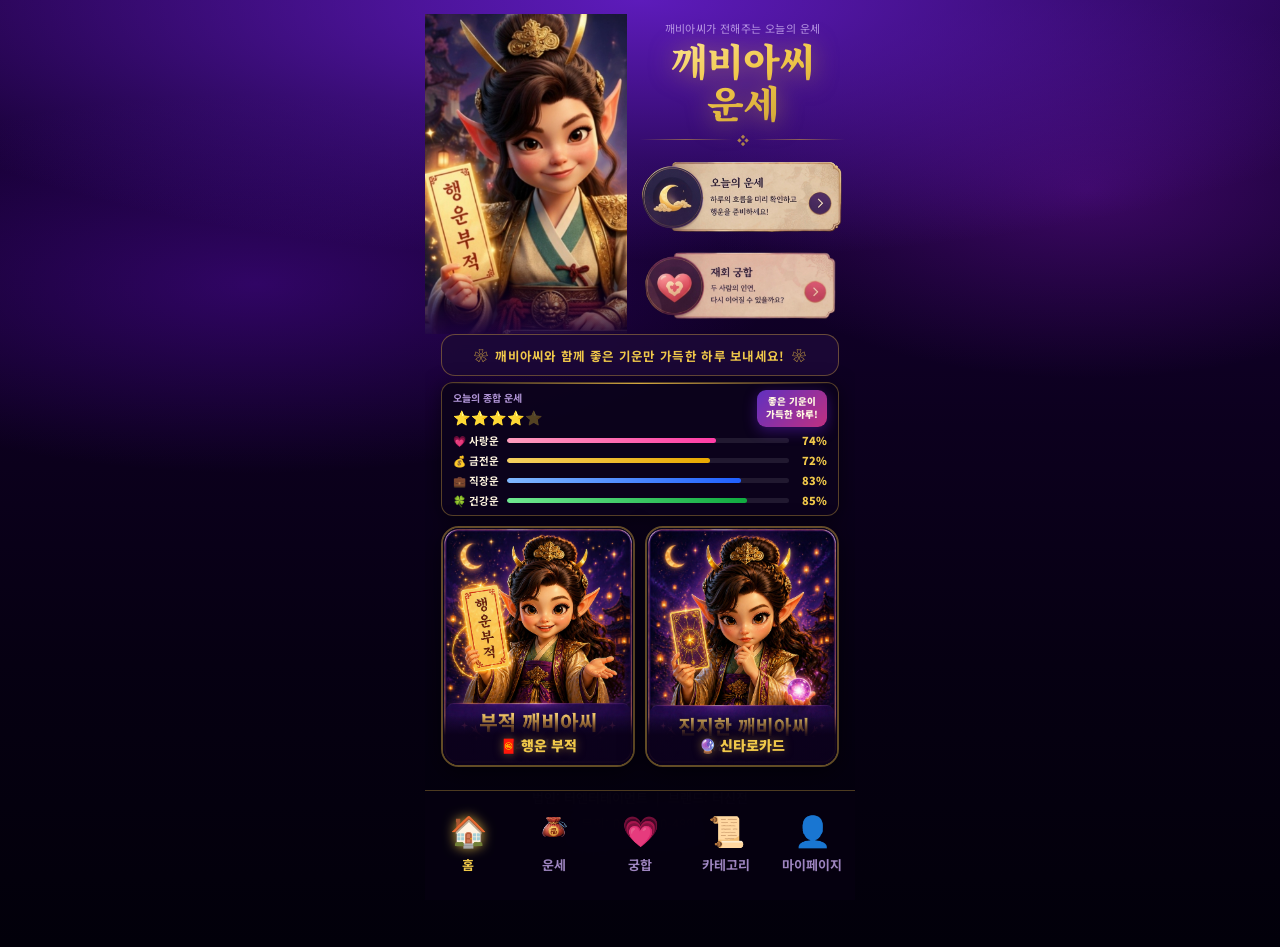
<file: index.html>
<!doctype html>
<html lang="ko">
<head>
  <link rel="manifest" href="/manifest.json">
  <meta name="theme-color" content="#15002e">
  <meta name="mobile-web-app-capable" content="yes">
  <meta name="apple-mobile-web-app-capable" content="yes">
  <meta name="apple-mobile-web-app-title" content="깨비아씨">
  <meta name="apple-mobile-web-app-status-bar-style" content="black-translucent">
  <link rel="apple-touch-icon" href="/icon-192.png">
  <script>if('serviceWorker'in navigator){window.addEventListener('load',()=>navigator.serviceWorker.register('/sw.js'));}</script>
  <meta charset="UTF-8">
  <meta name="viewport" content="width=device-width,initial-scale=1.0">
  <title>깨비아씨 운세</title>
  <link href="https://fonts.googleapis.com/css2?family=Noto+Serif+KR:wght@700;900&family=Noto+Sans+KR:wght@400;500;700;900&display=swap" rel="stylesheet">
  <style>
    *{box-sizing:border-box;margin:0;padding:0;-webkit-tap-highlight-color:transparent}
    body{font-family:'Noto Sans KR',sans-serif;color:#fff5e0;min-height:100vh;overflow-x:hidden;background:radial-gradient(ellipse 120% 50% at 50% 0%,rgba(100,30,200,0.9) 0%,transparent 55%),radial-gradient(ellipse 80% 40% at 20% 30%,rgba(80,10,160,0.5) 0%,transparent 50%),radial-gradient(ellipse 60% 40% at 85% 20%,rgba(120,20,180,0.4) 0%,transparent 50%),linear-gradient(180deg,#1e0040 0%,#140030 20%,#0c001e 45%,#060012 70%,#02000a 100%);}
    .app{max-width:430px;margin:0 auto;min-height:100vh;padding-bottom:80px;position:relative;overflow:hidden}

    /* 상단바 */
    .topbar{display:flex;justify-content:space-between;align-items:center;padding:14px 18px 0;position:relative;z-index:20;}
    .topbar-center{position:absolute;left:50%;transform:translateX(-50%);color:rgba(212,168,64,0.75);font-size:20px}
    .tbtn{width:42px;height:42px;border-radius:50%;border:1.5px solid rgba(212,168,64,0.5);background:rgba(20,0,45,0.55);display:flex;align-items:center;justify-content:center;font-size:17px;cursor:pointer;position:relative;backdrop-filter:blur(10px);}
    .notif-dot{position:absolute;top:5px;right:5px;width:9px;height:9px;background:#e0308a;border-radius:50%;border:2px solid #15002e}

    /* 히어로 */
    .hero{position:relative;height:320px;overflow:hidden;margin-top:14px;}

    /* 캐릭터 - 페이드 없이 선명하게 */
    .hero-char{position:absolute;left:-35px;top:-20px;width:55%;z-index:3;}
    .hero-char img{width:100%;display:block;filter:drop-shadow(4px 0 20px rgba(80,20,160,0.3));max-height:420px;object-fit:cover;object-position:top;
      -webkit-mask-image:linear-gradient(to bottom,black 80%,transparent 100%);
      mask-image:linear-gradient(to bottom,black 80%,transparent 100%);
    }

    /* 타이틀 */
    .hero-title{position:absolute;top:6px;right:0;width:50%;z-index:5;padding:0 10px 0 0;text-align:center;}
    .h-small{font-size:11px;color:rgba(200,170,240,0.85);letter-spacing:.4px;margin-bottom:3px}
    .h-big{font-family:'Noto Serif KR',serif;font-size:38px;font-weight:900;background:linear-gradient(160deg,#ffe8a0 0%,#f0c84a 45%,#c89830 100%);-webkit-background-clip:text;-webkit-text-fill-color:transparent;background-clip:text;line-height:1.1;letter-spacing:-1px;filter:drop-shadow(0 2px 12px rgba(212,168,64,0.55));}
    .h-desc{display:none}
    .gold-sep{display:flex;align-items:center;justify-content:center;gap:5px;margin:8px 0;}
    .gold-sep::before,.gold-sep::after{content:'';flex:1;height:1px;background:linear-gradient(90deg,transparent,rgba(212,168,64,0.55),transparent)}
    .gold-sep span{color:rgba(212,168,64,0.75);font-size:12px}

    /* 퀵카드 이미지 */
    .quick-cards{position:absolute;top:140px;right:0;width:50%;z-index:5;padding:0 10px 0 0;display:flex;flex-direction:column;gap:8px;}
    .qcard{border-radius:14px;overflow:visible;cursor:pointer;transition:all .2s;background:none;}
    .qcard:hover{transform:translateX(-2px) scale(1.02)}
    .qcard:active{transform:scale(0.97)}
    .qcard img{width:100%;display:block;border-radius:14px;}

    /* 배너 */
    .banner{margin:0 16px;background:rgba(28,8,55,0.9);border:1.5px solid rgba(212,168,64,0.42);border-radius:14px;padding:10px 14px;text-align:center;font-size:12.5px;font-weight:700;color:#f0c84a;letter-spacing:.3px;backdrop-filter:blur(10px);position:relative;z-index:5;}
    .bf{color:#d4a840;margin:0 7px;font-size:14px}

    /* 아이콘 메뉴 */
    .icon-row{display:flex;gap:6px;padding:16px 14px 0;overflow-x:auto;scrollbar-width:none;position:relative;z-index:5;}
    .icon-row::-webkit-scrollbar{display:none}
    .iitem{flex:0 0 calc(20% - 5px);display:flex;flex-direction:column;align-items:center;gap:7px;cursor:pointer;}
    .ibox{width:60px;height:60px;border-radius:16px;background:linear-gradient(145deg,#1c0638,#130425);border:1.5px solid rgba(212,168,64,0.48);display:flex;align-items:center;justify-content:center;overflow:hidden;transition:all .22s;box-shadow:0 4px 14px rgba(0,0,0,0.5);}
    .ibox img{width:100%;height:100%;object-fit:contain}
    .ibox span{font-size:28px;line-height:1}
    .iitem:hover .ibox{border-color:#f0c84a;transform:translateY(-4px);box-shadow:0 12px 26px rgba(100,30,200,0.5);}
    .iitem:active .ibox{transform:scale(0.95)}
    .ilabel{font-size:11px;font-weight:700;color:rgba(195,165,235,0.9);white-space:nowrap;text-align:center}

    /* 종합 운세 */
    .fortune-panel{margin:6px 16px 0;background:rgba(12,3,28,0.95);border:1.5px solid rgba(212,168,64,0.38);border-radius:12px;padding:7px 11px;position:relative;overflow:hidden;z-index:5;box-shadow:0 4px 20px rgba(0,0,0,0.5);}
    .fortune-panel::before{content:'';position:absolute;top:0;left:0;right:0;height:1px;background:linear-gradient(90deg,transparent,#d4a840,transparent)}
    .fp-top{display:flex;justify-content:space-between;align-items:flex-start;margin-bottom:5px}
    .fp-label{font-size:10px;color:rgba(195,165,235,0.9);font-weight:700;margin-bottom:2px}
    .fp-stars{font-size:14px;letter-spacing:1px}
    .fp-badge{background:linear-gradient(135deg,#6030c0,#c03080);border-radius:9px;padding:5px 9px;font-size:9.5px;font-weight:900;text-align:center;line-height:1.4;box-shadow:0 4px 14px rgba(100,30,200,0.45);}
    .bars{display:flex;flex-direction:column;gap:4px}
    .brow{display:flex;align-items:center;gap:8px}
    .blabel{font-size:10.5px;font-weight:700;width:46px;flex-shrink:0;white-space:nowrap}
    .btrack{flex:1;height:5px;background:rgba(255,255,255,0.09);border-radius:3px;overflow:hidden}
    .bfill{height:100%;border-radius:5px;transition:width 1.4s cubic-bezier(.22,1,.36,1)}
    .bfill.love{background:linear-gradient(90deg,#ff9dbd,#ff3ca6)}
    .bfill.money{background:linear-gradient(90deg,#f5d060,#e8a800)}
    .bfill.work{background:linear-gradient(90deg,#80b8ff,#2060ff)}
    .bfill.health{background:linear-gradient(90deg,#70e890,#10aa40)}
    .bpct{font-size:11px;font-weight:900;color:#f0c84a;width:30px;text-align:right;flex-shrink:0}

    /* 메뉴 카드 */
    .menu-cards{display:flex;gap:10px;padding:10px 16px 0;position:relative;z-index:5;}
    .mcard{
      flex:1;border-radius:18px;overflow:hidden;
      border:2px solid rgba(212,168,64,0.45);
      cursor:pointer;transition:all .2s;
      position:relative;
      box-shadow:0 6px 24px rgba(0,0,0,0.5);
    }
    .mcard:hover{transform:translateY(-3px);border-color:rgba(212,168,64,0.8);box-shadow:0 10px 30px rgba(100,30,200,0.5);}
    .mcard:active{transform:scale(0.97)}
    .mcard img{width:100%;display:block;}
    .mcard-label{
      position:absolute;bottom:0;left:0;right:0;
      background:linear-gradient(0deg,rgba(10,0,25,0.92) 60%,transparent);
      padding:20px 10px 10px;
      text-align:center;
    }
    .mcard-label strong{
      display:block;font-size:14px;font-weight:900;
      color:#f0c84a;text-shadow:0 0 10px rgba(212,168,64,0.5);
    }

    /* 푸터 */
    .footer{margin:18px 16px 4px;text-align:center;color:rgba(255,255,255,0.9);font-size:13px;line-height:2.0}

    /* 하단 네비 */
    .bottom-nav{position:fixed;bottom:0;left:50%;transform:translateX(-50%);width:100%;max-width:430px;z-index:100;background:rgba(6,0,16,0.97);border-top:1.5px solid rgba(212,168,64,0.35);display:flex;justify-content:space-around;align-items:center;padding:14px 0 24px;backdrop-filter:blur(20px);}
    .nitem{display:flex;flex-direction:column;align-items:center;gap:4px;cursor:pointer;flex:1;padding:2px 0;transition:all .2s}
    .nicon{font-size:30px;display:block}
    .nlabel{font-size:13px;font-weight:700;color:rgba(195,165,235,0.8)}
    .nitem.active .nlabel{color:#f0c84a}
    .nitem.active .nicon{filter:drop-shadow(0 0 6px rgba(240,200,74,0.8))}
  </style>
</head>
<body>
<div class="app">

  <!-- 히어로 -->
  <div class="hero">
    <div class="hero-char">
      <img src="kkabbi-main.jpg" alt="깨비아씨">
    </div>
    <div class="hero-title">
      <div class="h-small">깨비아씨가 전해주는 오늘의 운세</div>
      <div class="h-big">깨비아씨<br>운세</div>
      <div class="h-desc">오늘의 운세가 궁금하신가요?<br>깨비아씨가 당신의 하루를<br>밝혀드릴게요!</div>
      <div class="gold-sep"><span>❖</span></div>
    </div>
    <div class="quick-cards">
      <div class="qcard" onclick="go('today.html')">
        <img src="card-today.png" alt="오늘의 운세">
      </div>
      <div class="qcard" onclick="go('reunion.html')">
        <img src="card-reunion.png" alt="재회 궁합">
      </div>
    </div>
  </div>

  <!-- 배너 -->
  <div class="banner">
    <span class="bf">❀</span>깨비아씨와 함께 좋은 기운만 가득한 하루 보내세요!<span class="bf">❀</span>
  </div>

  <!-- 종합 운세 -->
  <div class="fortune-panel">
    <div class="fp-top">
      <div>
        <div class="fp-label">오늘의 종합 운세</div>
        <div class="fp-stars">⭐⭐⭐⭐<span style="opacity:.3">⭐</span></div>
      </div>
      <div class="fp-badge">좋은 기운이<br>가득한 하루!</div>
    </div>
    <div class="bars">
      <div class="brow"><div class="blabel">💗 사랑운</div><div class="btrack"><div class="bfill love" id="b-love" style="width:0"></div></div><div class="bpct" id="p-love">-</div></div>
      <div class="brow"><div class="blabel">💰 금전운</div><div class="btrack"><div class="bfill money" id="b-money" style="width:0"></div></div><div class="bpct" id="p-money">-</div></div>
      <div class="brow"><div class="blabel">💼 직장운</div><div class="btrack"><div class="bfill work" id="b-work" style="width:0"></div></div><div class="bpct" id="p-work">-</div></div>
      <div class="brow"><div class="blabel">🍀 건강운</div><div class="btrack"><div class="bfill health" id="b-health" style="width:0"></div></div><div class="bpct" id="p-health">-</div></div>
    </div>
  </div>

  <!-- 메뉴 카드 -->
  <div class="menu-cards">
    <div class="mcard" onclick="go('talisman.html')">
      <img src="kkabbi-talisman.png" alt="행운 부적">
      <div class="mcard-label">
        <strong>🧧 행운 부적</strong>
      </div>
    </div>
    <div class="mcard" onclick="go('tarot.html')">
      <img src="kkabbi-think.png" alt="신타로카드">
      <div class="mcard-label">
        <strong>🔮 신타로카드</strong>
      </div>
    </div>
  </div>

  <!-- 푸터 -->
  <div class="footer">
    법인: 터엔터테이먼트 &nbsp;|&nbsp; 브랜드: 터신전<br>
    문의: 010-9420-4886<br>
    © 2026 터엔터테이먼트 / 터신전. All rights reserved.
  </div>

  <!-- 하단 네비 -->
  <div class="bottom-nav">
    <div class="nitem active"><span class="nicon">🏠</span><span class="nlabel">홈</span></div>
    <div class="nitem" onclick="go('today.html')">
      <span class="nicon"><img src="nav-zodiac.png" style="width:30px;height:30px;object-fit:contain;" onerror="this.outerHTML='☯'"></span>
      <span class="nlabel">운세</span>
    </div>
    <div class="nitem" onclick="go('reunion.html')"><span class="nicon">💗</span><span class="nlabel">궁합</span></div>
    <div class="nitem" onclick="go('talisman.html')"><span class="nicon">📜</span><span class="nlabel">카테고리</span></div>
    <div class="nitem" onclick="go('my.html')"><span class="nicon">👤</span><span class="nlabel">마이페이지</span></div>
  </div>

</div>
<script>
function go(page){window.location.href=page}


function seed(){const d=new Date();return d.getFullYear()*10000+(d.getMonth()+1)*100+d.getDate();}
window.addEventListener('load',()=>{
  const s=seed();
  setTimeout(()=>{
    const v={love:70+(s%25),money:60+((s*3)%30),work:75+((s*7)%20),health:65+((s*5)%25)};
    ['love','money','work','health'].forEach(k=>{
      document.getElementById('b-'+k).style.width=v[k]+'%';
      document.getElementById('p-'+k).textContent=v[k]+'%';
    });
  },400);
});
</script>
</body>
</html>
</file>
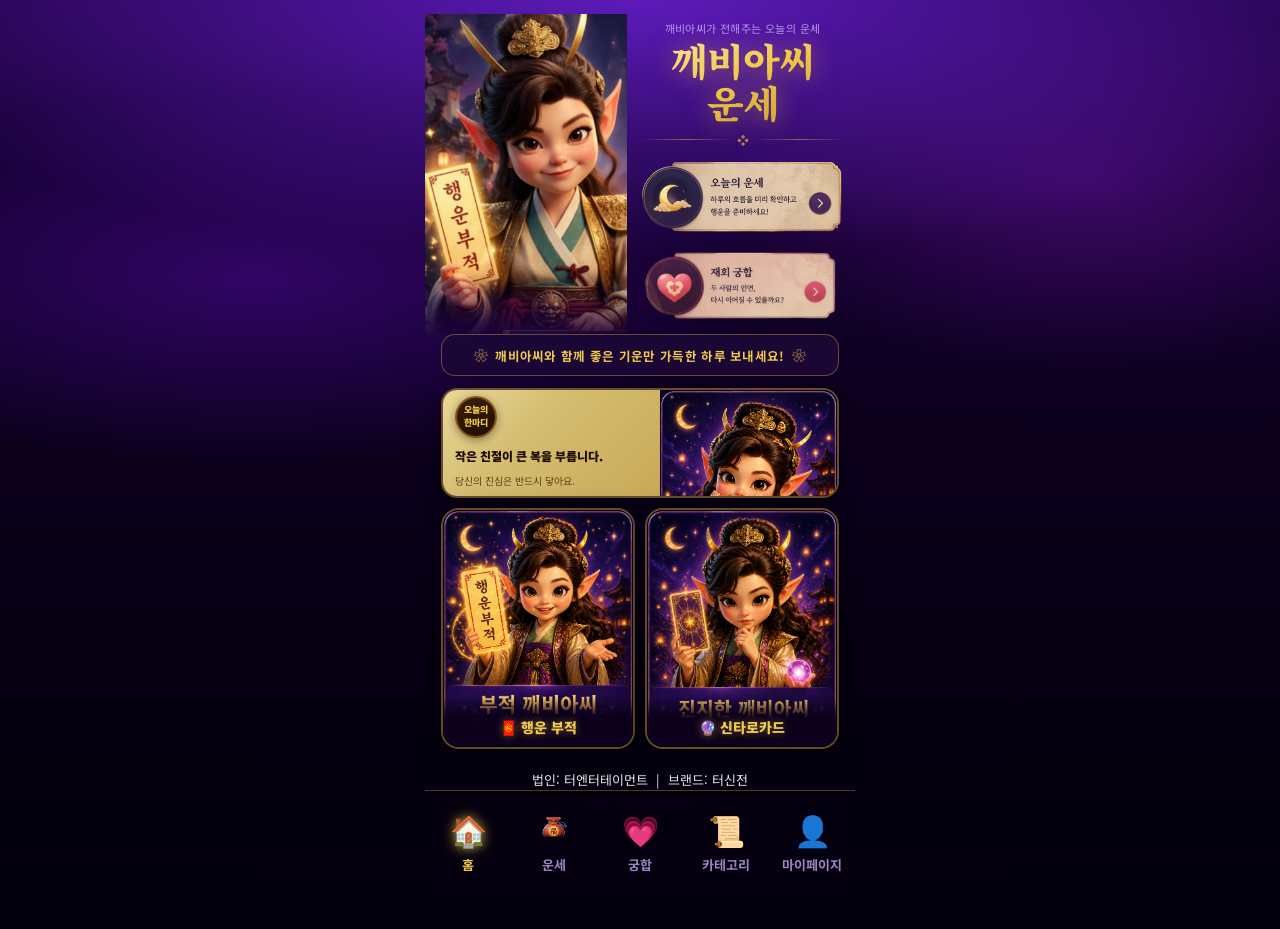
<file: index (11).html>
<!doctype html>
<html lang="ko">
<head>
  <link rel="manifest" href="/manifest.json">
  <meta name="theme-color" content="#15002e">
  <meta name="mobile-web-app-capable" content="yes">
  <meta name="apple-mobile-web-app-capable" content="yes">
  <meta name="apple-mobile-web-app-title" content="깨비아씨">
  <meta name="apple-mobile-web-app-status-bar-style" content="black-translucent">
  <link rel="apple-touch-icon" href="/icon-192.png">
  <script>if('serviceWorker'in navigator){window.addEventListener('load',()=>navigator.serviceWorker.register('/sw.js'));}</script>
  <meta charset="UTF-8">
  <meta name="viewport" content="width=device-width,initial-scale=1.0">
  <title>깨비아씨 운세</title>
  <link href="https://fonts.googleapis.com/css2?family=Noto+Serif+KR:wght@700;900&family=Noto+Sans+KR:wght@400;500;700;900&display=swap" rel="stylesheet">
  <style>
    *{box-sizing:border-box;margin:0;padding:0;-webkit-tap-highlight-color:transparent}
    body{font-family:'Noto Sans KR',sans-serif;color:#fff5e0;min-height:100vh;overflow-x:hidden;background:radial-gradient(ellipse 120% 50% at 50% 0%,rgba(100,30,200,0.9) 0%,transparent 55%),radial-gradient(ellipse 80% 40% at 20% 30%,rgba(80,10,160,0.5) 0%,transparent 50%),radial-gradient(ellipse 60% 40% at 85% 20%,rgba(120,20,180,0.4) 0%,transparent 50%),linear-gradient(180deg,#1e0040 0%,#140030 20%,#0c001e 45%,#060012 70%,#02000a 100%);}
    .app{max-width:430px;margin:0 auto;min-height:100vh;padding-bottom:80px;position:relative;overflow:hidden}

    /* 상단바 */
    .topbar{display:flex;justify-content:space-between;align-items:center;padding:14px 18px 0;position:relative;z-index:20;}
    .topbar-center{position:absolute;left:50%;transform:translateX(-50%);color:rgba(212,168,64,0.75);font-size:20px}
    .tbtn{width:42px;height:42px;border-radius:50%;border:1.5px solid rgba(212,168,64,0.5);background:rgba(20,0,45,0.55);display:flex;align-items:center;justify-content:center;font-size:17px;cursor:pointer;position:relative;backdrop-filter:blur(10px);}
    .notif-dot{position:absolute;top:5px;right:5px;width:9px;height:9px;background:#e0308a;border-radius:50%;border:2px solid #15002e}

    /* 히어로 */
    .hero{position:relative;height:320px;overflow:hidden;margin-top:14px;}

    /* 캐릭터 - 페이드 없이 선명하게 */
    .hero-char{position:absolute;left:-35px;top:-20px;width:55%;z-index:3;}
    .hero-char img{width:100%;display:block;filter:drop-shadow(4px 0 20px rgba(80,20,160,0.3));max-height:420px;object-fit:cover;object-position:top;
      -webkit-mask-image:linear-gradient(to bottom,black 80%,transparent 100%);
      mask-image:linear-gradient(to bottom,black 80%,transparent 100%);
    }

    /* 타이틀 */
    .hero-title{position:absolute;top:6px;right:0;width:50%;z-index:5;padding:0 10px 0 0;text-align:center;}
    .h-small{font-size:11px;color:rgba(200,170,240,0.85);letter-spacing:.4px;margin-bottom:3px}
    .h-big{font-family:'Noto Serif KR',serif;font-size:38px;font-weight:900;background:linear-gradient(160deg,#ffe8a0 0%,#f0c84a 45%,#c89830 100%);-webkit-background-clip:text;-webkit-text-fill-color:transparent;background-clip:text;line-height:1.1;letter-spacing:-1px;filter:drop-shadow(0 2px 12px rgba(212,168,64,0.55));}
    .h-desc{display:none}
    .gold-sep{display:flex;align-items:center;justify-content:center;gap:5px;margin:8px 0;}
    .gold-sep::before,.gold-sep::after{content:'';flex:1;height:1px;background:linear-gradient(90deg,transparent,rgba(212,168,64,0.55),transparent)}
    .gold-sep span{color:rgba(212,168,64,0.75);font-size:12px}

    /* 퀵카드 이미지 */
    .quick-cards{position:absolute;top:140px;right:0;width:50%;z-index:5;padding:0 10px 0 0;display:flex;flex-direction:column;gap:8px;}
    .qcard{border-radius:14px;overflow:visible;cursor:pointer;transition:all .2s;background:none;}
    .qcard:hover{transform:translateX(-2px) scale(1.02)}
    .qcard:active{transform:scale(0.97)}
    .qcard img{width:100%;display:block;border-radius:14px;}

    /* 배너 */
    .banner{margin:0 16px;background:rgba(28,8,55,0.9);border:1.5px solid rgba(212,168,64,0.42);border-radius:14px;padding:10px 14px;text-align:center;font-size:12.5px;font-weight:700;color:#f0c84a;letter-spacing:.3px;backdrop-filter:blur(10px);position:relative;z-index:5;}
    .bf{color:#d4a840;margin:0 7px;font-size:14px}

    /* 아이콘 메뉴 */
    .icon-row{display:flex;gap:6px;padding:16px 14px 0;overflow-x:auto;scrollbar-width:none;position:relative;z-index:5;}
    .icon-row::-webkit-scrollbar{display:none}
    .iitem{flex:0 0 calc(20% - 5px);display:flex;flex-direction:column;align-items:center;gap:7px;cursor:pointer;}
    .ibox{width:60px;height:60px;border-radius:16px;background:linear-gradient(145deg,#1c0638,#130425);border:1.5px solid rgba(212,168,64,0.48);display:flex;align-items:center;justify-content:center;overflow:hidden;transition:all .22s;box-shadow:0 4px 14px rgba(0,0,0,0.5);}
    .ibox img{width:100%;height:100%;object-fit:contain}
    .ibox span{font-size:28px;line-height:1}
    .iitem:hover .ibox{border-color:#f0c84a;transform:translateY(-4px);box-shadow:0 12px 26px rgba(100,30,200,0.5);}
    .iitem:active .ibox{transform:scale(0.95)}
    .ilabel{font-size:11px;font-weight:700;color:rgba(195,165,235,0.9);white-space:nowrap;text-align:center}

    /* 오늘의 한마디 */
    .daily-wrap{margin:12px 16px 0;border:2px solid rgba(212,168,64,0.45);border-radius:16px;overflow:hidden;display:flex;align-items:stretch;position:relative;z-index:5;box-shadow:0 4px 18px rgba(0,0,0,0.5);height:110px;}
    .daily-wrap::before{content:'';display:none;}
    .daily-left{flex:1;padding:12px 12px;display:flex;flex-direction:column;justify-content:center;gap:6px;position:relative;z-index:1;background:linear-gradient(135deg,#e8d898 0%,#d4bc70 40%,#c8aa58 100%);}
    .daily-badge{background:linear-gradient(160deg,#3a1e08,#1e0e02);border:2px solid rgba(155,100,15,0.8);border-radius:50%;width:42px;height:42px;text-align:center;font-size:9px;font-weight:900;flex-shrink:0;color:#f0c84a;box-shadow:0 2px 8px rgba(0,0,0,0.4);display:flex;align-items:center;justify-content:center;line-height:1.4;margin-bottom:4px;}
    .daily-content strong{display:block;font-size:12px;font-weight:900;color:#1e0c00;line-height:1.4;margin-bottom:2px}
    .daily-content span{font-size:10px;color:#4a2c08;opacity:.85}
    .daily-char{width:45%;flex-shrink:0;position:relative;z-index:1;overflow:hidden;}
    .daily-char img{width:100%;height:100%;object-fit:cover;object-position:top center;}

    /* 종합 운세 */
    .fortune-panel{margin:6px 16px 0;background:rgba(12,3,28,0.95);border:1.5px solid rgba(212,168,64,0.38);border-radius:12px;padding:7px 11px;position:relative;overflow:hidden;z-index:5;box-shadow:0 4px 20px rgba(0,0,0,0.5);}
    .fortune-panel::before{content:'';position:absolute;top:0;left:0;right:0;height:1px;background:linear-gradient(90deg,transparent,#d4a840,transparent)}
    .fp-top{display:flex;justify-content:space-between;align-items:flex-start;margin-bottom:5px}
    .fp-label{font-size:10px;color:rgba(195,165,235,0.9);font-weight:700;margin-bottom:2px}
    .fp-stars{font-size:14px;letter-spacing:1px}
    .fp-badge{background:linear-gradient(135deg,#6030c0,#c03080);border-radius:9px;padding:5px 9px;font-size:9.5px;font-weight:900;text-align:center;line-height:1.4;box-shadow:0 4px 14px rgba(100,30,200,0.45);}
    .bars{display:flex;flex-direction:column;gap:4px}
    .brow{display:flex;align-items:center;gap:8px}
    .blabel{font-size:10.5px;font-weight:700;width:46px;flex-shrink:0;white-space:nowrap}
    .btrack{flex:1;height:5px;background:rgba(255,255,255,0.09);border-radius:3px;overflow:hidden}
    .bfill{height:100%;border-radius:5px;transition:width 1.4s cubic-bezier(.22,1,.36,1)}
    .bfill.love{background:linear-gradient(90deg,#ff9dbd,#ff3ca6)}
    .bfill.money{background:linear-gradient(90deg,#f5d060,#e8a800)}
    .bfill.work{background:linear-gradient(90deg,#80b8ff,#2060ff)}
    .bfill.health{background:linear-gradient(90deg,#70e890,#10aa40)}
    .bpct{font-size:11px;font-weight:900;color:#f0c84a;width:30px;text-align:right;flex-shrink:0}

    /* 메뉴 카드 */
    .menu-cards{display:flex;gap:10px;padding:10px 16px 0;position:relative;z-index:5;}
    .mcard{
      flex:1;border-radius:18px;overflow:hidden;
      border:2px solid rgba(212,168,64,0.45);
      cursor:pointer;transition:all .2s;
      position:relative;
      box-shadow:0 6px 24px rgba(0,0,0,0.5);
    }
    .mcard:hover{transform:translateY(-3px);border-color:rgba(212,168,64,0.8);box-shadow:0 10px 30px rgba(100,30,200,0.5);}
    .mcard:active{transform:scale(0.97)}
    .mcard img{width:100%;display:block;}
    .mcard-label{
      position:absolute;bottom:0;left:0;right:0;
      background:linear-gradient(0deg,rgba(10,0,25,0.92) 60%,transparent);
      padding:20px 10px 10px;
      text-align:center;
    }
    .mcard-label strong{
      display:block;font-size:14px;font-weight:900;
      color:#f0c84a;text-shadow:0 0 10px rgba(212,168,64,0.5);
    }

    /* 푸터 */
    .footer{margin:18px 16px 4px;text-align:center;color:rgba(255,255,255,0.9);font-size:13px;line-height:2.0}

    /* 하단 네비 */
    .bottom-nav{position:fixed;bottom:0;left:50%;transform:translateX(-50%);width:100%;max-width:430px;z-index:100;background:rgba(6,0,16,0.97);border-top:1.5px solid rgba(212,168,64,0.35);display:flex;justify-content:space-around;align-items:center;padding:14px 0 24px;backdrop-filter:blur(20px);}
    .nitem{display:flex;flex-direction:column;align-items:center;gap:4px;cursor:pointer;flex:1;padding:2px 0;transition:all .2s}
    .nicon{font-size:30px;display:block}
    .nlabel{font-size:13px;font-weight:700;color:rgba(195,165,235,0.8)}
    .nitem.active .nlabel{color:#f0c84a}
    .nitem.active .nicon{filter:drop-shadow(0 0 6px rgba(240,200,74,0.8))}
  </style>
</head>
<body>
<div class="app">

  <!-- 히어로 -->
  <div class="hero">
    <div class="hero-char">
      <img src="kkabbi-main.jpg" alt="깨비아씨">
    </div>
    <div class="hero-title">
      <div class="h-small">깨비아씨가 전해주는 오늘의 운세</div>
      <div class="h-big">깨비아씨<br>운세</div>
      <div class="h-desc">오늘의 운세가 궁금하신가요?<br>깨비아씨가 당신의 하루를<br>밝혀드릴게요!</div>
      <div class="gold-sep"><span>❖</span></div>
    </div>
    <div class="quick-cards">
      <div class="qcard" onclick="go('today.html')">
        <img src="card-today.png" alt="오늘의 운세">
      </div>
      <div class="qcard" onclick="go('reunion.html')">
        <img src="card-reunion.png" alt="재회 궁합">
      </div>
    </div>
  </div>

  <!-- 배너 -->
  <div class="banner">
    <span class="bf">❀</span>깨비아씨와 함께 좋은 기운만 가득한 하루 보내세요!<span class="bf">❀</span>
  </div>

  <!-- 오늘의 한마디 -->
  <div class="daily-wrap">
    <div class="daily-left">
      <div class="daily-badge">오늘의<br>한마디</div>
      <div class="daily-content">
        <strong id="daily-msg">지금의 작은 노력이<br>큰 행운으로 돌아올 거예요.</strong>
        <span id="daily-sub">포기하지 말고, 끝까지 가보세요!</span>
      </div>
    </div>
    <div class="daily-char">
      <img src="kkabbi-cute.png" alt="" onerror="this.style.display='none'">
    </div>
  </div>

  <!-- 메뉴 카드 -->
  <div class="menu-cards">
    <div class="mcard" onclick="go('talisman.html')">
      <img src="kkabbi-talisman.png" alt="행운 부적">
      <div class="mcard-label">
        <strong>🧧 행운 부적</strong>
      </div>
    </div>
    <div class="mcard" onclick="go('tarot.html')">
      <img src="kkabbi-think.png" alt="신타로카드">
      <div class="mcard-label">
        <strong>🔮 신타로카드</strong>
      </div>
    </div>
  </div>

  <!-- 푸터 -->
  <div class="footer">
    법인: 터엔터테이먼트 &nbsp;|&nbsp; 브랜드: 터신전<br>
    문의: 010-9420-4886<br>
    © 2026 터엔터테이먼트 / 터신전. All rights reserved.
  </div>

  <!-- 하단 네비 -->
  <div class="bottom-nav">
    <div class="nitem active"><span class="nicon">🏠</span><span class="nlabel">홈</span></div>
    <div class="nitem" onclick="go('today.html')">
      <span class="nicon"><img src="nav-zodiac.png" style="width:30px;height:30px;object-fit:contain;" onerror="this.outerHTML='☯'"></span>
      <span class="nlabel">운세</span>
    </div>
    <div class="nitem" onclick="go('reunion.html')"><span class="nicon">💗</span><span class="nlabel">궁합</span></div>
    <div class="nitem" onclick="go('talisman.html')"><span class="nicon">📜</span><span class="nlabel">카테고리</span></div>
    <div class="nitem" onclick="go('my.html')"><span class="nicon">👤</span><span class="nlabel">마이페이지</span></div>
  </div>

</div>
<script>
function go(page){window.location.href=page}
const dailyMsg=["지금의 작은 노력이\n큰 행운으로 돌아올 거예요.","막혔던 길이 오늘 드디어 열립니다.","좋은 인연이 가까이 있어요.","포기하지 않은 당신, 오늘 빛납니다.","작은 친절이 큰 복을 부릅니다."];
const dailySub=["포기하지 말고, 끝까지 가보세요!","지금 이 순간이 가장 중요해요.","마음을 열면 기회가 보입니다.","오늘 하루도 응원할게요 ✨","당신의 진심은 반드시 닿아요."];
function seed(){const d=new Date();return d.getFullYear()*10000+(d.getMonth()+1)*100+d.getDate();}
window.addEventListener('load',()=>{
  const s=seed();
  document.getElementById('daily-msg').innerHTML=dailyMsg[s%dailyMsg.length].replace('\n','<br>');
  document.getElementById('daily-sub').textContent=dailySub[s%dailySub.length];
  setTimeout(()=>{
    const v={love:70+(s%25),money:60+((s*3)%30),work:75+((s*7)%20),health:65+((s*5)%25)};
    ['love','money','work','health'].forEach(k=>{
      document.getElementById('b-'+k).style.width=v[k]+'%';
      document.getElementById('p-'+k).textContent=v[k]+'%';
    });
  },400);
});
</script>
</body>
</html>
</file>
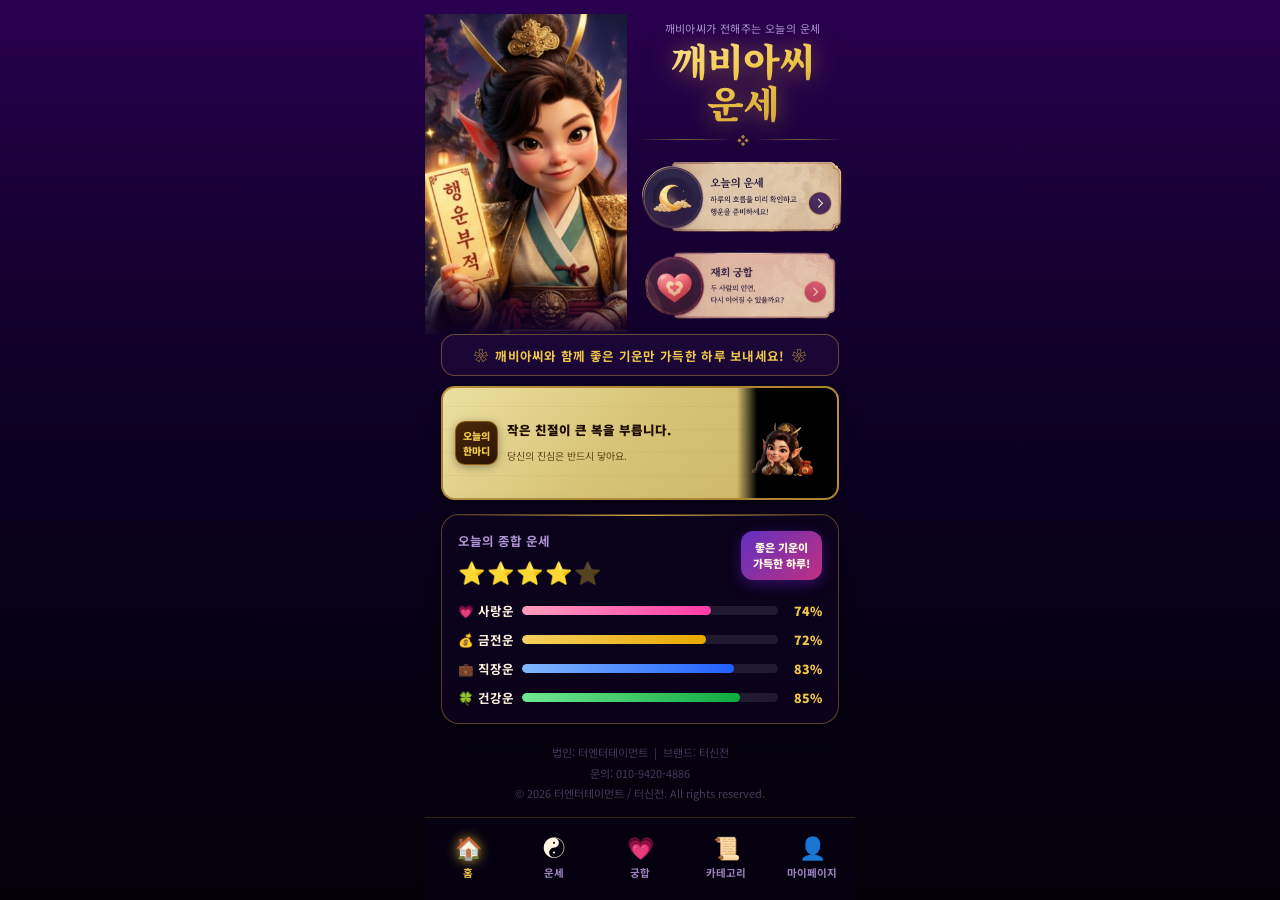
<file: index (8).html>
<!doctype html>
<html lang="ko">
<head>
  <link rel="manifest" href="/manifest.json">
  <meta name="theme-color" content="#15002e">
  <meta name="mobile-web-app-capable" content="yes">
  <meta name="apple-mobile-web-app-capable" content="yes">
  <meta name="apple-mobile-web-app-title" content="깨비아씨">
  <meta name="apple-mobile-web-app-status-bar-style" content="black-translucent">
  <link rel="apple-touch-icon" href="/icon-192.png">
  <script>if('serviceWorker'in navigator){window.addEventListener('load',()=>navigator.serviceWorker.register('/sw.js'));}</script>
  <meta charset="UTF-8">
  <meta name="viewport" content="width=device-width,initial-scale=1.0">
  <title>깨비아씨 운세</title>
  <link href="https://fonts.googleapis.com/css2?family=Noto+Serif+KR:wght@700;900&family=Noto+Sans+KR:wght@400;500;700;900&display=swap" rel="stylesheet">
  <style>
    *{box-sizing:border-box;margin:0;padding:0;-webkit-tap-highlight-color:transparent}
    body{font-family:'Noto Sans KR',sans-serif;color:#fff5e0;min-height:100vh;overflow-x:hidden;background:linear-gradient(180deg,#2a0050 0%,#1a0038 20%,#0e0025 45%,#060015 70%,#030008 100%);}
    .app{max-width:430px;margin:0 auto;min-height:100vh;padding-bottom:80px;position:relative;overflow:hidden}

    /* 상단바 */
    .topbar{display:flex;justify-content:space-between;align-items:center;padding:14px 18px 0;position:relative;z-index:20;}
    .topbar-center{position:absolute;left:50%;transform:translateX(-50%);color:rgba(212,168,64,0.75);font-size:20px}
    .tbtn{width:42px;height:42px;border-radius:50%;border:1.5px solid rgba(212,168,64,0.5);background:rgba(20,0,45,0.55);display:flex;align-items:center;justify-content:center;font-size:17px;cursor:pointer;position:relative;backdrop-filter:blur(10px);}
    .notif-dot{position:absolute;top:5px;right:5px;width:9px;height:9px;background:#e0308a;border-radius:50%;border:2px solid #15002e}

    /* 히어로 */
    .hero{position:relative;height:320px;overflow:hidden;margin-top:14px;}

    /* 캐릭터 - 페이드 없이 선명하게 */
    .hero-char{position:absolute;left:-35px;top:-20px;width:55%;z-index:3;}
    .hero-char img{width:100%;display:block;filter:drop-shadow(4px 0 20px rgba(80,20,160,0.3));max-height:420px;object-fit:cover;object-position:top;
      -webkit-mask-image:linear-gradient(to bottom,black 80%,transparent 100%);
      mask-image:linear-gradient(to bottom,black 80%,transparent 100%);
    }

    /* 타이틀 */
    .hero-title{position:absolute;top:6px;right:0;width:50%;z-index:5;padding:0 10px 0 0;text-align:center;}
    .h-small{font-size:11px;color:rgba(200,170,240,0.85);letter-spacing:.4px;margin-bottom:3px}
    .h-big{font-family:'Noto Serif KR',serif;font-size:38px;font-weight:900;background:linear-gradient(160deg,#ffe8a0 0%,#f0c84a 45%,#c89830 100%);-webkit-background-clip:text;-webkit-text-fill-color:transparent;background-clip:text;line-height:1.1;letter-spacing:-1px;filter:drop-shadow(0 2px 12px rgba(212,168,64,0.55));}
    .h-desc{display:none}
    .gold-sep{display:flex;align-items:center;justify-content:center;gap:5px;margin:8px 0;}
    .gold-sep::before,.gold-sep::after{content:'';flex:1;height:1px;background:linear-gradient(90deg,transparent,rgba(212,168,64,0.55),transparent)}
    .gold-sep span{color:rgba(212,168,64,0.75);font-size:12px}

    /* 퀵카드 이미지 */
    .quick-cards{position:absolute;top:140px;right:0;width:50%;z-index:5;padding:0 10px 0 0;display:flex;flex-direction:column;gap:8px;}
    .qcard{border-radius:14px;overflow:visible;cursor:pointer;transition:all .2s;background:none;}
    .qcard:hover{transform:translateX(-2px) scale(1.02)}
    .qcard:active{transform:scale(0.97)}
    .qcard img{width:100%;display:block;border-radius:14px;}

    /* 배너 */
    .banner{margin:0 16px;background:rgba(28,8,55,0.9);border:1.5px solid rgba(212,168,64,0.42);border-radius:14px;padding:10px 14px;text-align:center;font-size:12.5px;font-weight:700;color:#f0c84a;letter-spacing:.3px;backdrop-filter:blur(10px);position:relative;z-index:5;}
    .bf{color:#d4a840;margin:0 7px;font-size:14px}

    /* 아이콘 메뉴 */
    .icon-row{display:flex;gap:6px;padding:16px 14px 0;overflow-x:auto;scrollbar-width:none;position:relative;z-index:5;}
    .icon-row::-webkit-scrollbar{display:none}
    .iitem{flex:0 0 calc(20% - 5px);display:flex;flex-direction:column;align-items:center;gap:7px;cursor:pointer;}
    .ibox{width:60px;height:60px;border-radius:16px;background:linear-gradient(145deg,#1c0638,#130425);border:1.5px solid rgba(212,168,64,0.48);display:flex;align-items:center;justify-content:center;overflow:hidden;transition:all .22s;box-shadow:0 4px 14px rgba(0,0,0,0.5);}
    .ibox img{width:100%;height:100%;object-fit:contain}
    .ibox span{font-size:28px;line-height:1}
    .iitem:hover .ibox{border-color:#f0c84a;transform:translateY(-4px);box-shadow:0 12px 26px rgba(100,30,200,0.5);}
    .iitem:active .ibox{transform:scale(0.95)}
    .ilabel{font-size:11px;font-weight:700;color:rgba(195,165,235,0.9);white-space:nowrap;text-align:center}

    /* 오늘의 한마디 */
    .daily-wrap{margin:10px 16px 0;background:linear-gradient(135deg,#ecdfa0 0%,#d8c478 45%,#cbb460 100%);border:2px solid rgba(155,105,20,0.65);border-radius:14px;overflow:hidden;display:flex;align-items:stretch;position:relative;z-index:5;box-shadow:0 4px 16px rgba(0,0,0,0.5);min-height:80px;}
    .daily-wrap::before{content:'';position:absolute;inset:0;pointer-events:none;z-index:0;background:repeating-linear-gradient(0deg,transparent,transparent 22px,rgba(155,105,20,0.07) 22px,rgba(155,105,20,0.07) 23px);}
    .daily-left{flex:1;padding:10px 0 10px 12px;display:flex;align-items:center;gap:9px;position:relative;z-index:1;}
    .daily-badge{background:linear-gradient(160deg,#4a2808,#2a1404);border:1.5px solid rgba(155,100,15,0.8);border-radius:10px;padding:6px 7px;text-align:center;font-size:10px;font-weight:900;min-width:42px;line-height:1.5;flex-shrink:0;color:#f0c84a;box-shadow:0 2px 8px rgba(0,0,0,0.35);}
    .daily-content strong{display:block;font-size:12.5px;font-weight:900;color:#1e0c00;line-height:1.45;margin-bottom:2px}
    .daily-content span{font-size:10px;color:#4a2c08;opacity:.85}
    .daily-char{width:100px;flex-shrink:0;position:relative;z-index:1;display:flex;align-items:flex-end;justify-content:center;overflow:hidden;}
    .daily-char img{width:100px;object-fit:cover;object-position:top center;-webkit-mask-image:linear-gradient(90deg,transparent 0%,black 20%);mask-image:linear-gradient(90deg,transparent 0%,black 20%);}

    /* 종합 운세 */
    .fortune-panel{margin:14px 16px 0;background:rgba(12,3,28,0.95);border:1.5px solid rgba(212,168,64,0.38);border-radius:18px;padding:16px;position:relative;overflow:hidden;z-index:5;box-shadow:0 4px 20px rgba(0,0,0,0.5);}
    .fortune-panel::before{content:'';position:absolute;top:0;left:0;right:0;height:1px;background:linear-gradient(90deg,transparent,#d4a840,transparent)}
    .fp-top{display:flex;justify-content:space-between;align-items:flex-start;margin-bottom:14px}
    .fp-label{font-size:12.5px;color:rgba(195,165,235,0.9);font-weight:700;margin-bottom:5px}
    .fp-stars{font-size:22px;letter-spacing:2px}
    .fp-badge{background:linear-gradient(135deg,#6030c0,#c03080);border-radius:12px;padding:8px 12px;font-size:11px;font-weight:900;text-align:center;line-height:1.5;box-shadow:0 4px 14px rgba(100,30,200,0.45);}
    .bars{display:flex;flex-direction:column;gap:10px}
    .brow{display:flex;align-items:center;gap:10px}
    .blabel{font-size:12.5px;font-weight:700;width:54px;flex-shrink:0;white-space:nowrap}
    .btrack{flex:1;height:9px;background:rgba(255,255,255,0.09);border-radius:5px;overflow:hidden}
    .bfill{height:100%;border-radius:5px;transition:width 1.4s cubic-bezier(.22,1,.36,1)}
    .bfill.love{background:linear-gradient(90deg,#ff9dbd,#ff3ca6)}
    .bfill.money{background:linear-gradient(90deg,#f5d060,#e8a800)}
    .bfill.work{background:linear-gradient(90deg,#80b8ff,#2060ff)}
    .bfill.health{background:linear-gradient(90deg,#70e890,#10aa40)}
    .bpct{font-size:12.5px;font-weight:900;color:#f0c84a;width:34px;text-align:right;flex-shrink:0}

    /* 푸터 */
    .footer{margin:18px 16px 4px;text-align:center;color:rgba(180,150,220,0.38);font-size:11px;line-height:1.9}

    /* 하단 네비 */
    .bottom-nav{position:fixed;bottom:0;left:50%;transform:translateX(-50%);width:100%;max-width:430px;z-index:100;background:rgba(6,0,16,0.97);border-top:1px solid rgba(212,168,64,0.22);display:flex;justify-content:space-around;align-items:center;padding:10px 0 18px;backdrop-filter:blur(20px);}
    .nitem{display:flex;flex-direction:column;align-items:center;gap:3px;cursor:pointer;flex:1;padding:2px 0;transition:all .2s}
    .nicon{font-size:22px;display:block}
    .nlabel{font-size:10.5px;font-weight:700;color:rgba(195,165,235,0.8)}
    .nitem.active .nlabel{color:#f0c84a}
    .nitem.active .nicon{filter:drop-shadow(0 0 6px rgba(240,200,74,0.8))}
  </style>
</head>
<body>
<div class="app">

  <!-- 히어로 -->
  <div class="hero">
    <div class="hero-char">
      <img src="kkabbi-main.jpg" alt="깨비아씨">
    </div>
    <div class="hero-title">
      <div class="h-small">깨비아씨가 전해주는 오늘의 운세</div>
      <div class="h-big">깨비아씨<br>운세</div>
      <div class="h-desc">오늘의 운세가 궁금하신가요?<br>깨비아씨가 당신의 하루를<br>밝혀드릴게요!</div>
      <div class="gold-sep"><span>❖</span></div>
    </div>
    <div class="quick-cards">
      <div class="qcard" onclick="go('today.html')">
        <img src="card-today.png" alt="오늘의 운세">
      </div>
      <div class="qcard" onclick="go('reunion.html')">
        <img src="card-reunion.png" alt="재회 궁합">
      </div>
    </div>
  </div>

  <!-- 배너 -->
  <div class="banner">
    <span class="bf">❀</span>깨비아씨와 함께 좋은 기운만 가득한 하루 보내세요!<span class="bf">❀</span>
  </div>

  <!-- 오늘의 한마디 -->
  <div class="daily-wrap">
    <div class="daily-left">
      <div class="daily-badge">오늘의<br>한마디</div>
      <div class="daily-content">
        <strong id="daily-msg">지금의 작은 노력이<br>큰 행운으로 돌아올 거예요.</strong>
        <span id="daily-sub">포기하지 말고, 끝까지 가보세요!</span>
      </div>
    </div>
    <div class="daily-char">
      <img src="kkabbi-daily.png" alt="" onerror="this.style.display='none'">
    </div>
  </div>

  <!-- 종합 운세 -->
  <div class="fortune-panel">
    <div class="fp-top">
      <div>
        <div class="fp-label">오늘의 종합 운세</div>
        <div class="fp-stars">⭐⭐⭐⭐<span style="opacity:.3">⭐</span></div>
      </div>
      <div class="fp-badge">좋은 기운이<br>가득한 하루!</div>
    </div>
    <div class="bars">
      <div class="brow"><div class="blabel">💗 사랑운</div><div class="btrack"><div class="bfill love" id="b-love" style="width:0"></div></div><div class="bpct" id="p-love">-</div></div>
      <div class="brow"><div class="blabel">💰 금전운</div><div class="btrack"><div class="bfill money" id="b-money" style="width:0"></div></div><div class="bpct" id="p-money">-</div></div>
      <div class="brow"><div class="blabel">💼 직장운</div><div class="btrack"><div class="bfill work" id="b-work" style="width:0"></div></div><div class="bpct" id="p-work">-</div></div>
      <div class="brow"><div class="blabel">🍀 건강운</div><div class="btrack"><div class="bfill health" id="b-health" style="width:0"></div></div><div class="bpct" id="p-health">-</div></div>
    </div>
  </div>

  <!-- 푸터 -->
  <div class="footer">
    법인: 터엔터테이먼트 &nbsp;|&nbsp; 브랜드: 터신전<br>
    문의: 010-9420-4886<br>
    © 2026 터엔터테이먼트 / 터신전. All rights reserved.
  </div>

  <!-- 하단 네비 -->
  <div class="bottom-nav">
    <div class="nitem active"><span class="nicon">🏠</span><span class="nlabel">홈</span></div>
    <div class="nitem" onclick="go('today.html')"><span class="nicon">☯</span><span class="nlabel">운세</span></div>
    <div class="nitem" onclick="go('reunion.html')"><span class="nicon">💗</span><span class="nlabel">궁합</span></div>
    <div class="nitem" onclick="go('talisman.html')"><span class="nicon">📜</span><span class="nlabel">카테고리</span></div>
    <div class="nitem" onclick="go('my.html')"><span class="nicon">👤</span><span class="nlabel">마이페이지</span></div>
  </div>

</div>
<script>
function go(page){window.location.href=page}
const dailyMsg=["지금의 작은 노력이\n큰 행운으로 돌아올 거예요.","막혔던 길이 오늘 드디어 열립니다.","좋은 인연이 가까이 있어요.","포기하지 않은 당신, 오늘 빛납니다.","작은 친절이 큰 복을 부릅니다."];
const dailySub=["포기하지 말고, 끝까지 가보세요!","지금 이 순간이 가장 중요해요.","마음을 열면 기회가 보입니다.","오늘 하루도 응원할게요 ✨","당신의 진심은 반드시 닿아요."];
function seed(){const d=new Date();return d.getFullYear()*10000+(d.getMonth()+1)*100+d.getDate();}
window.addEventListener('load',()=>{
  const s=seed();
  document.getElementById('daily-msg').innerHTML=dailyMsg[s%dailyMsg.length].replace('\n','<br>');
  document.getElementById('daily-sub').textContent=dailySub[s%dailySub.length];
  setTimeout(()=>{
    const v={love:70+(s%25),money:60+((s*3)%30),work:75+((s*7)%20),health:65+((s*5)%25)};
    ['love','money','work','health'].forEach(k=>{
      document.getElementById('b-'+k).style.width=v[k]+'%';
      document.getElementById('p-'+k).textContent=v[k]+'%';
    });
  },400);
});
</script>
</body>
</html>
</file>
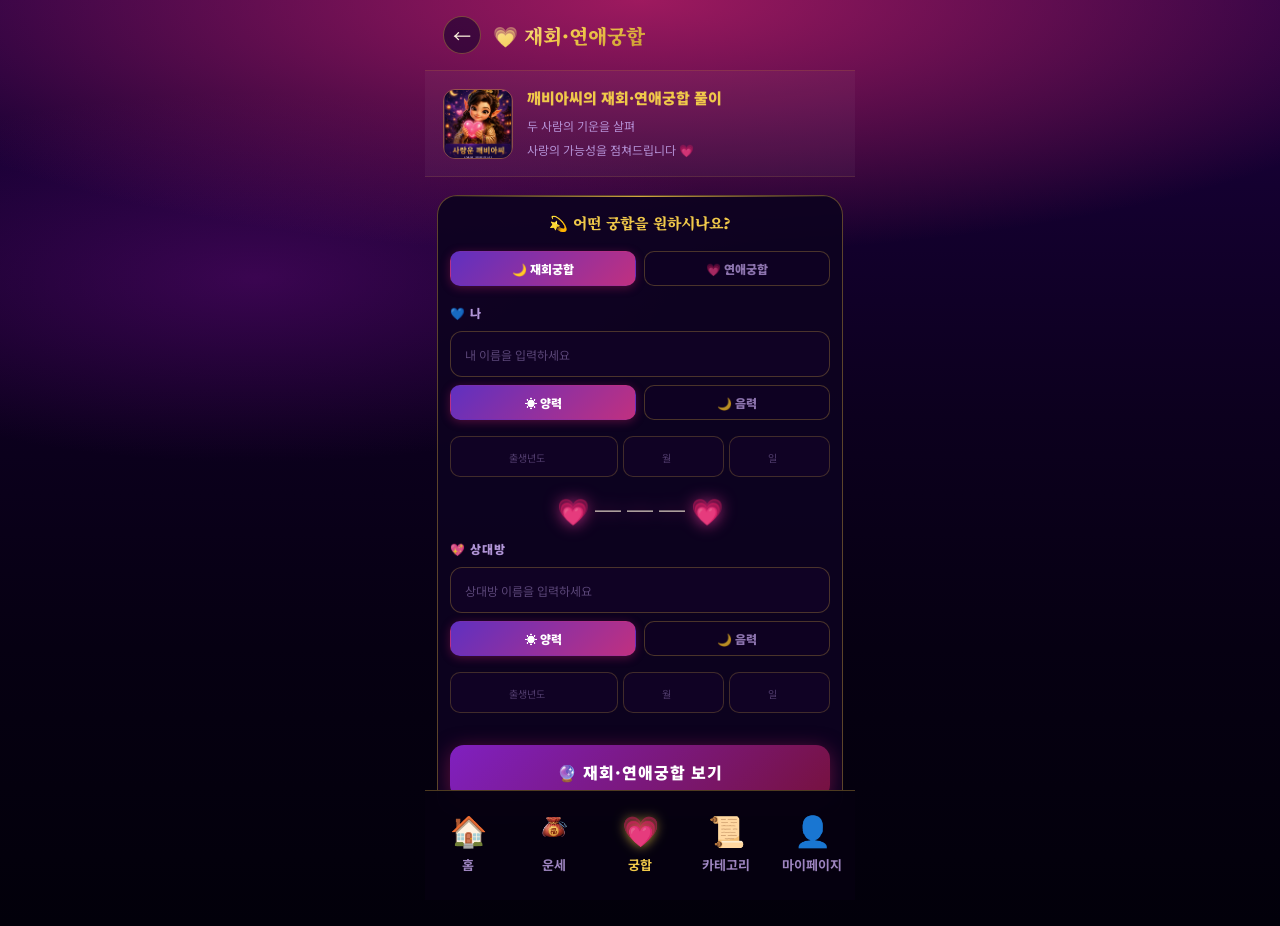
<file: reunion.html>
<!doctype html>
<html lang="ko">
<head>
  <meta charset="UTF-8">
  <meta name="viewport" content="width=device-width,initial-scale=1.0">
  <title>재회궁합 - 깨비아씨</title>
  <link href="https://fonts.googleapis.com/css2?family=Noto+Serif+KR:wght@700;900&family=Noto+Sans+KR:wght@400;500;700;900&display=swap" rel="stylesheet">
  <style>
    *{box-sizing:border-box;margin:0;padding:0;-webkit-tap-highlight-color:transparent}
    body{
      font-family:'Noto Sans KR',sans-serif;color:#fff5e0;min-height:100vh;
      background:radial-gradient(ellipse 120% 50% at 50% 0%,rgba(180,30,100,0.85) 0%,transparent 55%),
        radial-gradient(ellipse 80% 40% at 20% 30%,rgba(100,10,120,0.5) 0%,transparent 50%),
        linear-gradient(180deg,#1e0040 0%,#140030 20%,#0c001e 45%,#060012 70%,#02000a 100%);
    }
    .app{max-width:430px;margin:0 auto;min-height:100vh;padding-bottom:110px;}

    /* 헤더 */
    .header{
      display:flex;align-items:center;gap:12px;
      padding:16px 18px;
      border-bottom:1px solid rgba(212,168,64,0.2);
    }
    .back-btn{
      width:38px;height:38px;border-radius:50%;
      border:1.5px solid rgba(212,168,64,0.4);
      background:rgba(20,0,45,0.6);
      display:flex;align-items:center;justify-content:center;
      font-size:18px;cursor:pointer;flex-shrink:0;
    }
    .header-title{
      font-family:'Noto Serif KR',serif;
      font-size:20px;font-weight:900;
      background:linear-gradient(160deg,#ffe8a0,#f0c84a,#c89830);
      -webkit-background-clip:text;-webkit-text-fill-color:transparent;background-clip:text;
    }

    /* 캐릭터 배너 */
    .char-banner{
      display:flex;align-items:center;gap:14px;
      padding:16px 18px;
      background:rgba(255,255,255,0.04);
      border-bottom:1px solid rgba(212,168,64,0.15);
    }
    .char-banner img{width:70px;height:70px;object-fit:cover;border-radius:12px;border:1.5px solid rgba(212,168,64,0.4);}
    .char-banner-text strong{display:block;font-size:15px;font-weight:900;color:#f0c84a;margin-bottom:4px;}
    .char-banner-text span{font-size:12px;color:rgba(195,165,235,0.85);line-height:1.5;}

    /* 입력 폼 */
    .form-wrap{
      margin:18px 12px 0;
      background:rgba(14,3,32,0.92);
      border:1.5px solid rgba(212,168,64,0.4);
      border-radius:20px;padding:16px 12px;
      position:relative;overflow:hidden;
    }
    .form-wrap::before{content:'';position:absolute;top:0;left:0;right:0;height:1px;background:linear-gradient(90deg,transparent,#d4a840,transparent)}

    .form-title{
      font-family:'Noto Serif KR',serif;
      font-size:15px;font-weight:900;color:#f0c84a;
      text-align:center;margin-bottom:18px;
      display:flex;align-items:center;justify-content:center;gap:8px;
    }

    /* 두 사람 입력 */
    .person-box{display:flex;flex-direction:column;gap:8px;margin-bottom:14px;}
    .person-label{font-size:12px;font-weight:900;color:rgba(195,165,235,0.9);letter-spacing:1px;margin-bottom:2px;}
    .input-row{display:grid;grid-template-columns:2fr 2fr 1fr 1fr;gap:6px;}
    .heart-center{
      text-align:center;font-size:26px;margin:2px 0 12px;
      filter:drop-shadow(0 0 8px rgba(255,60,166,0.8));
      animation:heartbeat 1.5s ease-in-out infinite;
    }
    @keyframes heartbeat{0%,100%{transform:scale(1)}50%{transform:scale(1.2)}}

    .inp{
      width:100%;padding:12px 12px;border-radius:12px;font-size:14px;
      border:1.5px solid rgba(212,168,64,0.3);
      background:rgba(18,3,38,0.85);color:#fff5e0;
      outline:none;font-family:'Noto Sans KR',sans-serif;
      transition:border-color .2s;text-align:center;
    }
    .inp::placeholder{color:rgba(180,150,220,0.45);font-size:12px;}
    .inp:focus{border-color:#ff3ca6;}

    /* 음력/양력 토글 */
    .cal-toggle{display:flex;gap:8px;margin-bottom:8px;}
    .cal-btn{
      flex:1;padding:8px 0;border-radius:10px;font-size:12px;font-weight:900;
      border:1.5px solid rgba(212,168,64,0.3);
      background:rgba(18,3,38,0.6);color:rgba(195,165,235,0.7);
      cursor:pointer;transition:all .2s;font-family:'Noto Sans KR',sans-serif;
    }
    .cal-btn.active{
      background:linear-gradient(135deg,#6030c0,#c03080);
      border-color:transparent;color:#fff;
      box-shadow:0 2px 10px rgba(180,30,100,0.4);
    }
    .birth-row{display:grid;grid-template-columns:5fr 3fr 3fr;gap:5px;}
    .birth-row .year-inp{grid-column:auto;}
    .birth-inp{
      padding:10px 4px;border-radius:10px;font-size:13px;
      border:1.5px solid rgba(212,168,64,0.25);
      background:rgba(18,3,38,0.85);color:#fff5e0;
      outline:none;font-family:'Noto Sans KR',sans-serif;
      transition:border-color .2s;text-align:center;
      width:100%;min-width:0;
    }
    .birth-inp::placeholder{color:rgba(180,150,220,0.4);font-size:10px;}
    .birth-inp:focus{border-color:#ff3ca6;}

    .calc-btn{
      width:100%;padding:15px;border-radius:14px;
      background:linear-gradient(135deg,#8020c0,#e0206080);
      border:none;color:#fff;font-size:16px;font-weight:900;
      font-family:'Noto Sans KR',sans-serif;cursor:pointer;
      margin-top:18px;letter-spacing:1px;
      box-shadow:0 4px 20px rgba(180,30,100,0.5);
      transition:all .2s;position:relative;overflow:hidden;
    }
    .calc-btn::before{
      content:'';position:absolute;inset:0;
      background:linear-gradient(135deg,#a030e0,#ff3ca6);
      opacity:0;transition:opacity .2s;
    }
    .calc-btn:hover::before{opacity:1;}
    .calc-btn:active{transform:scale(0.97);}
    .calc-btn span{position:relative;z-index:1;}

    /* 결과 */
    #result-section{display:none;margin:18px 16px 0;}

    /* 메인 궁합 카드 */
    .main-card{
      background:rgba(14,3,32,0.95);
      border:1.5px solid rgba(255,60,166,0.5);
      border-radius:20px;padding:22px 18px;
      position:relative;overflow:hidden;
      text-align:center;margin-bottom:14px;
    }
    .main-card::before{content:'';position:absolute;top:0;left:0;right:0;height:2px;background:linear-gradient(90deg,transparent,#ff3ca6,#f0c84a,#ff3ca6,transparent)}
    .names-display{
      font-size:18px;font-weight:900;color:#fff5e0;
      margin-bottom:6px;letter-spacing:2px;
    }
    .names-display .heart{color:#ff3ca6;margin:0 8px;font-size:22px;}

    /* 원형 게이지 */
    .gauge-wrap{margin:18px auto;width:160px;height:160px;position:relative;}
    .gauge-svg{width:160px;height:160px;transform:rotate(-90deg);}
    .gauge-bg{fill:none;stroke:rgba(255,255,255,0.07);stroke-width:12;}
    .gauge-fill{fill:none;stroke-width:12;stroke-linecap:round;
      stroke-dasharray:408;stroke-dashoffset:408;
      transition:stroke-dashoffset 1.8s cubic-bezier(.22,1,.36,1);
    }
    .gauge-center{
      position:absolute;top:50%;left:50%;transform:translate(-50%,-50%);
      text-align:center;
    }
    .gauge-pct{font-size:36px;font-weight:900;font-family:'Noto Serif KR',serif;}
    .gauge-label{font-size:11px;color:rgba(195,165,235,0.8);margin-top:2px;}

    .result-grade{
      font-family:'Noto Serif KR',serif;
      font-size:20px;font-weight:900;margin:4px 0 10px;
    }
    .result-msg{
      font-size:13.5px;line-height:1.9;color:#f0e6ff;
      background:rgba(255,60,166,0.07);
      border-radius:12px;padding:12px 14px;
      border-left:3px solid #ff3ca6;
      text-align:left;
    }

    /* 세부 분석 바 */
    .detail-card{
      background:rgba(14,3,32,0.92);
      border:1.5px solid rgba(212,168,64,0.35);
      border-radius:16px;padding:14px;
      margin-bottom:14px;position:relative;overflow:hidden;
    }
    .detail-card::before{content:'';position:absolute;top:0;left:0;right:0;height:1px;background:linear-gradient(90deg,transparent,#d4a840,transparent)}
    .detail-title{font-size:13px;font-weight:900;color:#f0c84a;margin-bottom:10px;display:flex;align-items:center;gap:6px;}
    .bars{display:flex;flex-direction:column;gap:2px;}
    .brow{display:flex;align-items:center;gap:8px;margin-top:8px;}
    .blabel{font-size:11px;font-weight:700;width:70px;flex-shrink:0;color:#fff5e0;}
    .btrack{flex:1;height:5px;background:rgba(255,255,255,0.08);border-radius:3px;overflow:hidden;}
    .bfill{height:100%;border-radius:3px;transition:width 1.6s cubic-bezier(.22,1,.36,1);width:0;}
    .bfill.love{background:linear-gradient(90deg,#ff9dbd,#ff3ca6)}
    .bfill.reunion{background:linear-gradient(90deg,#c090ff,#8020e0)}
    .bfill.sync{background:linear-gradient(90deg,#f5d060,#e8a800)}
    .bfill.trust{background:linear-gradient(90deg,#80e8ff,#0090e0)}
    .bfill.future{background:linear-gradient(90deg,#80ffb0,#10b060)}
    .bpct{font-size:11px;font-weight:900;color:#f0c84a;width:30px;text-align:right;flex-shrink:0;}
    .bdesc{font-size:11.5px;line-height:1.7;color:rgba(210,190,255,0.8);padding:4px 0 6px 78px;border-bottom:1px solid rgba(255,255,255,0.05);}

    /* 깨비 조언 */
    .advice-card{
      background:linear-gradient(135deg,rgba(80,10,120,0.6),rgba(140,20,70,0.4));
      border:1.5px solid rgba(255,60,166,0.4);
      border-radius:16px;padding:16px;
      margin-bottom:14px;position:relative;overflow:hidden;
    }
    .advice-card::before{content:'';position:absolute;top:0;left:0;right:0;height:1px;background:linear-gradient(90deg,transparent,#ff3ca6,transparent)}
    .advice-header{display:flex;align-items:center;gap:10px;margin-bottom:10px;}
    .advice-header img{width:44px;height:44px;object-fit:cover;border-radius:10px;border:1.5px solid rgba(255,60,166,0.5);}
    .advice-header strong{font-size:13px;font-weight:900;color:#ff9dbd;}
    .advice-text{font-size:13px;line-height:1.9;color:#fff5e0;}

    /* 재도전 버튼 */
    .retry-btn{
      width:100%;padding:14px;border-radius:14px;
      background:linear-gradient(90deg,#7a3cff,#ff3ca6);
      color:white;border:none;font-size:15px;font-weight:900;
      cursor:pointer;font-family:'Noto Sans KR',sans-serif;
      margin-bottom:10px;
    }

    /* 별 파티클 */
    .stars-bg{position:fixed;top:0;left:0;width:100%;height:100%;pointer-events:none;z-index:0;overflow:hidden;}
    .star{position:absolute;border-radius:50%;background:#fff;animation:twinkle var(--d) ease-in-out infinite;}
    @keyframes twinkle{0%,100%{opacity:0.1}50%{opacity:var(--op)}}

    /* 하단 네비 */
    .bottom-nav{position:fixed;bottom:0;left:50%;transform:translateX(-50%);width:100%;max-width:430px;z-index:100;background:rgba(6,0,16,0.97);border-top:1.5px solid rgba(212,168,64,0.35);display:flex;justify-content:space-around;align-items:center;padding:14px 0 24px;backdrop-filter:blur(20px);}
    .nitem{display:flex;flex-direction:column;align-items:center;gap:4px;cursor:pointer;flex:1;padding:2px 0;transition:all .2s;}
    .nicon{font-size:30px;display:block;}
    .nlabel{font-size:13px;font-weight:700;color:rgba(195,165,235,0.8);}
    .nitem.active .nlabel{color:#f0c84a;}
    .nitem.active .nicon{filter:drop-shadow(0 0 6px rgba(240,200,74,0.8));}

    @keyframes fadeUp{from{opacity:0;transform:translateY(14px)}to{opacity:1;transform:translateY(0)}}
    .fadein{animation:fadeUp .4s ease forwards;}

    /* 로딩 */
    .loading-wrap{text-align:center;padding:30px 0;}
    .loading-hearts{font-size:28px;letter-spacing:6px;animation:pulse 1s ease-in-out infinite;}
    @keyframes pulse{0%,100%{opacity:0.3}50%{opacity:1}}
  </style>
</head>
<body>

<!-- 별 배경 -->
<div class="stars-bg" id="stars"></div>

<div class="app" style="position:relative;z-index:1;">

  <!-- 헤더 -->
  <div class="header">
    <div class="back-btn" onclick="go('index.html')">←</div>
    <div class="header-title">💗 재회·연애궁합</div>
  </div>

  <!-- 캐릭터 배너 -->
  <div class="char-banner">
    <img src="kkabbi-love.png" alt="깨비아씨" onerror="this.outerHTML='<div style=\'font-size:42px\'>💗</div>'">
    <div class="char-banner-text">
      <strong>깨비아씨의 재회·연애궁합 풀이</strong>
      <span>두 사람의 기운을 살펴<br>사랑의 가능성을 점쳐드립니다 💗</span>
    </div>
  </div>

  <!-- 입력 폼 -->
  <div class="form-wrap">
    <div class="form-title">💫 어떤 궁합을 원하시나요?</div>

    <!-- 재회/연애 선택 -->
    <div class="cal-toggle" style="margin-bottom:18px;">
      <button class="cal-btn active" id="mode-reunion" onclick="setMode('reunion')">🌙 재회궁합</button>
      <button class="cal-btn" id="mode-love" onclick="setMode('love')">💗 연애궁합</button>
    </div>

      <!-- 나 -->
      <div class="person-box">
        <div class="person-label">💙 나</div>
        <input class="inp" id="my-name" placeholder="내 이름을 입력하세요" maxlength="6" style="text-align:left;padding-left:14px;">
        <div class="cal-toggle">
          <button class="cal-btn active" id="my-solar" onclick="setCalType('my','solar')">☀️ 양력</button>
          <button class="cal-btn" id="my-lunar" onclick="setCalType('my','lunar')">🌙 음력</button>
        </div>
        <div class="birth-row">
          <input class="birth-inp year-inp" id="my-year" placeholder="출생년도" maxlength="4" type="number">
          <input class="birth-inp" id="my-month" placeholder="월" maxlength="2" type="number">
          <input class="birth-inp" id="my-day" placeholder="일" maxlength="2" type="number">
        </div>
      </div>

      <div class="heart-center">💗 ─ ─ ─ 💗</div>

      <!-- 상대 -->
      <div class="person-box">
        <div class="person-label">💖 상대방</div>
        <input class="inp" id="your-name" placeholder="상대방 이름을 입력하세요" maxlength="6" style="text-align:left;padding-left:14px;">
        <div class="cal-toggle">
          <button class="cal-btn active" id="your-solar" onclick="setCalType('your','solar')">☀️ 양력</button>
          <button class="cal-btn" id="your-lunar" onclick="setCalType('your','lunar')">🌙 음력</button>
        </div>
        <div class="birth-row">
          <input class="birth-inp year-inp" id="your-year" placeholder="출생년도" maxlength="4" type="number">
          <input class="birth-inp" id="your-month" placeholder="월" maxlength="2" type="number">
          <input class="birth-inp" id="your-day" placeholder="일" maxlength="2" type="number">
        </div>
      </div>

    <button class="calc-btn" onclick="calc()">
      <span>🔮 재회·연애궁합 보기</span>
    </button>
  </div>

  <!-- 결과 -->
  <div id="result-section">

    <!-- 메인 궁합 카드 -->
    <div class="main-card fadein">
      <div class="names-display">
        <span id="r-myname"></span>
        <span class="heart">💗</span>
        <span id="r-yourname"></span>
      </div>
      <div style="font-size:11px;color:rgba(195,165,235,0.7);margin-bottom:4px;" id="r-birth"></div>

      <!-- 원형 게이지 -->
      <div class="gauge-wrap">
        <svg class="gauge-svg" viewBox="0 0 160 160">
          <circle class="gauge-bg" cx="80" cy="80" r="65"/>
          <circle class="gauge-fill" id="gauge-fill" cx="80" cy="80" r="65"/>
        </svg>
        <div class="gauge-center">
          <div class="gauge-pct" id="gauge-pct" style="color:#ff3ca6;">0%</div>
          <div class="gauge-label">재회 가능성</div>
        </div>
      </div>

      <div class="result-grade" id="r-grade"></div>
      <div class="result-msg" id="r-msg"></div>
    </div>

    <!-- 세부 분석 -->
    <div class="detail-card fadein">
      <div class="detail-title">📊 세부 궁합 분석</div>
      <div class="bars">
        <div class="brow"><div class="blabel">💗 사랑 궁합</div><div class="btrack"><div class="bfill love" id="b-love"></div></div><div class="bpct" id="p-love"></div></div>
        <div class="bdesc" id="d-love"></div>
        <div class="brow"><div class="blabel">🌙 재회 가능성</div><div class="btrack"><div class="bfill reunion" id="b-reunion"></div></div><div class="bpct" id="p-reunion"></div></div>
        <div class="bdesc" id="d-reunion"></div>
        <div class="brow"><div class="blabel">⚡ 감정 교감</div><div class="btrack"><div class="bfill sync" id="b-sync"></div></div><div class="bpct" id="p-sync"></div></div>
        <div class="bdesc" id="d-sync"></div>
        <div class="brow"><div class="blabel">🤝 신뢰 지수</div><div class="btrack"><div class="bfill trust" id="b-trust"></div></div><div class="bpct" id="p-trust"></div></div>
        <div class="bdesc" id="d-trust"></div>
        <div class="brow"><div class="blabel">✨ 미래 가능성</div><div class="btrack"><div class="bfill future" id="b-future"></div></div><div class="bpct" id="p-future"></div></div>
        <div class="bdesc" id="d-future"></div>
      </div>
    </div>

    <!-- 깨비 조언 -->
    <div class="advice-card fadein">
      <div class="advice-header">
        <img src="kkabbi-love.png" alt="깨비아씨" onerror="this.outerHTML='<div style=\'font-size:36px\'>🔮</div>'">
        <strong>🍀 깨비아씨의 한마디</strong>
      </div>
      <div class="advice-text" id="r-advice"></div>
    </div>

    <button class="retry-btn" onclick="reset()">🔄 다시 보기</button>

  </div>

</div>

<!-- 하단 네비 -->
<div class="bottom-nav">
  <div class="nitem" onclick="go('index.html')"><span class="nicon">🏠</span><span class="nlabel">홈</span></div>
  <div class="nitem" onclick="go('today.html')">
    <span class="nicon"><img src="nav-zodiac.png" style="width:30px;height:30px;object-fit:contain;" onerror="this.outerHTML='🔮'"></span>
    <span class="nlabel">운세</span>
  </div>
  <div class="nitem active"><span class="nicon">💗</span><span class="nlabel">궁합</span></div>
  <div class="nitem" onclick="go('talisman.html')"><span class="nicon">📜</span><span class="nlabel">카테고리</span></div>
  <div class="nitem" onclick="go('my.html')"><span class="nicon">👤</span><span class="nlabel">마이페이지</span></div>
</div>

<script>
function go(p){window.location.href=p;}

// 음력/양력 상태 저장
var calType = {my:'solar', your:'solar'};
var mode = 'reunion'; // 기본값: 재회궁합

function setCalType(who, type){
  calType[who] = type;
  document.getElementById(who+'-solar').classList.toggle('active', type==='solar');
  document.getElementById(who+'-lunar').classList.toggle('active', type==='lunar');
}

function setMode(m){
  mode = m;
  document.getElementById('mode-reunion').classList.toggle('active', m==='reunion');
  document.getElementById('mode-love').classList.toggle('active', m==='love');
  // 게이지 라벨도 변경
  document.querySelector('.gauge-label').textContent = m==='reunion' ? '재회 가능성' : '연애 궁합';
}

// 별 배경 생성
(function(){
  const wrap=document.getElementById('stars');
  for(let i=0;i<60;i++){
    const s=document.createElement('div');
    s.className='star';
    const size=Math.random()*2.5+0.5;
    s.style.cssText=`width:${size}px;height:${size}px;top:${Math.random()*100}%;left:${Math.random()*100}%;--d:${(Math.random()*3+2).toFixed(1)}s;--op:${(Math.random()*0.6+0.3).toFixed(1)};animation-delay:${(Math.random()*4).toFixed(1)}s`;
    wrap.appendChild(s);
  }
})();

// 궁합 데이터 - 재회
const gradesReunion=[
  {min:90,label:"🔥 운명적인 재회",color:"#ff3ca6"},
  {min:80,label:"💫 강한 재회의 기운",color:"#ff6eb0"},
  {min:70,label:"🌙 재회의 가능성이 높아요",color:"#c070ff"},
  {min:60,label:"💜 인연의 실이 이어져 있어요",color:"#a050e0"},
  {min:50,label:"🌸 작은 불씨가 남아있어요",color:"#ff9dbd"},
  {min:40,label:"⭐ 시간이 더 필요해요",color:"#ffd86b"},
  {min:0,label:"🌱 새로운 출발이 필요한 시기",color:"#80e890"}
];

// 궁합 데이터 - 연애
const gradesLove=[
  {min:90,label:"🔥 천생연분! 최고의 궁합",color:"#ff3ca6"},
  {min:80,label:"💫 사랑이 활짝 피어나는 인연",color:"#ff6eb0"},
  {min:70,label:"💜 좋은 기운이 흐르는 사이",color:"#c070ff"},
  {min:60,label:"🌙 서로를 채워주는 관계",color:"#a050e0"},
  {min:50,label:"🌸 함께 노력하면 빛나는 인연",color:"#ff9dbd"},
  {min:40,label:"⭐ 조금 더 알아가는 시간이 필요해요",color:"#ffd86b"},
  {min:0,label:"🌱 인연의 씨앗을 심어가는 단계",color:"#80e890"}
];

const msgsReunion={
  high:[
    "두 사람 사이에는 아직 끊어지지 않은 붉은 실이 이어져 있습니다. 하늘이 맺어준 인연이기에 시간이 지나도 그 기운은 사라지지 않습니다. 먼저 한 걸음 내딛는 용기가 기적을 만들어낼 것입니다.",
    "운명은 두 사람을 다시 마주하게 할 준비를 하고 있습니다. 그리움이 클수록 재회의 기운도 강해집니다. 진심을 담아 다가가면 반드시 응답이 올 것입니다.",
    "두 사람의 별자리가 다시 하나로 모이고 있습니다. 지금은 멀리 있어도 그 기운은 분명히 당신을 향하고 있습니다. 포기하지 마세요.",
    "이 인연은 하늘이 허락한 깊은 인연입니다. 시간과 거리를 초월해 두 마음이 다시 이어질 가능성이 매우 높습니다.",
    "두 사람 사이의 감정은 여전히 살아 숨쉬고 있습니다. 작은 계기 하나가 모든 것을 바꿔놓을 수 있는 강한 재회의 기운이 흐릅니다."
  ],
  mid:[
    "인연의 끈은 아직 이어져 있지만, 서로의 마음을 확인할 시간이 필요합니다. 급하게 서두르지 말고 자연스러운 흐름에 맡겨보세요.",
    "두 사람 사이에 아직 감정의 온기가 남아있습니다. 먼저 가벼운 연락이나 안부를 전하면 좋은 반응이 올 수 있습니다.",
    "재회의 가능성이 있지만 타이밍이 중요합니다. 서로가 충분히 정리될 시간을 주면서 자연스럽게 거리를 좁혀가세요.",
    "인연이 완전히 끊어진 것은 아닙니다. 준비가 되었을 때 다가가면 더 좋은 결과가 있을 것입니다.",
    "두 사람의 기운은 여전히 서로를 향하고 있습니다. 조급해하지 말고 천천히 마음을 열어가면 재회의 문이 열릴 것입니다."
  ],
  low:[
    "지금 당장의 재회보다는 스스로를 더 사랑하는 시간이 필요한 때입니다. 더 나은 인연을 위해 지금은 자신에게 집중해보세요.",
    "인연의 기운이 잠시 멀어져 있습니다. 억지로 붙잡으려 하기보다 자연스럽게 흘러가도록 두는 것이 더 현명한 선택입니다.",
    "지금은 새로운 출발을 준비하는 시기입니다. 과거에 집착하기보다 앞으로 나아갈 때 더 좋은 인연이 기다리고 있습니다.",
    "두 사람 사이에 거리가 생겼지만, 그것이 끝을 의미하지는 않습니다. 지금은 서로에게 시간과 공간을 주는 것이 최선입니다.",
    "재회보다 먼저 각자의 성장이 필요한 시기입니다. 스스로가 더 성장했을 때 더 좋은 관계가 만들어질 수 있습니다."
  ]
};

const msgsLove={
  high:[
    "두 사람은 하늘이 맺어준 천생연분입니다. 서로의 에너지가 완벽하게 맞아떨어지며 함께할수록 더 빛나는 관계가 됩니다. 이 인연을 소중히 가꿔나가세요.",
    "이보다 더 좋은 궁합은 없습니다. 두 사람이 함께할 때 서로의 부족함을 채워주며 더 완전해집니다. 자신 있게 사랑을 키워나가세요.",
    "두 사람 사이에 강한 끌림과 깊은 유대감이 흐릅니다. 함께하는 시간이 늘수록 더 깊어지는 특별한 인연입니다.",
    "운명적인 만남입니다. 서로에게 가장 좋은 영향을 주는 사이로, 함께라면 무엇이든 이겨낼 수 있습니다.",
    "두 사람의 감정이 물 흐르듯 자연스럽게 통합니다. 억지로 맞추려 하지 않아도 저절로 하나가 되는 놀라운 궁합입니다."
  ],
  mid:[
    "두 사람 사이에 좋은 기운이 흐르고 있습니다. 서로를 배려하고 이해하려는 노력이 더해진다면 더욱 아름다운 관계가 될 것입니다.",
    "지금도 좋지만 더 잘 맞아갈 수 있는 가능성이 큰 인연입니다. 서로의 다름을 인정하고 맞춰가는 과정에서 더 깊어집니다.",
    "함께하면 편안하고 즐거운 사이입니다. 진심 어린 소통이 더해진다면 더 강한 유대가 만들어질 것입니다.",
    "서로에게 좋은 영향을 주는 관계입니다. 작은 것부터 함께 맞춰가다 보면 더 깊은 사랑으로 발전할 수 있습니다.",
    "두 사람의 기운이 서서히 하나로 모이고 있습니다. 급하게 서두르지 말고 천천히 서로를 알아가세요."
  ],
  low:[
    "서로 다른 부분이 많지만, 그것이 오히려 서로를 채워줄 수 있습니다. 차이를 인정하고 이해하려는 노력이 중요합니다.",
    "지금 당장은 서로 다른 에너지를 가지고 있지만, 서로를 알아가는 시간이 쌓이면 더 잘 맞아갈 수 있습니다.",
    "궁합이 전부는 아닙니다. 진심과 노력이 더해진다면 어떤 인연도 아름다워질 수 있습니다.",
    "두 사람이 맞춰가야 할 부분이 있지만, 그 과정에서 더 단단한 관계가 만들어질 수 있습니다.",
    "서로에 대해 더 깊이 알아가는 시간이 필요합니다. 천천히 이해하고 배려하면 더 좋은 관계가 될 수 있습니다."
  ]
};

const advicesReunion=[
  "그리움은 마음이 살아있다는 증거입니다. 하지만 진짜 사랑은 기다림 속에서 더 깊어집니다. 조금만 더 인내하세요.",
  "상대방이 당신을 생각하는 마음은 분명히 있습니다. 먼저 가벼운 안부로 문을 두드려보는 것도 좋습니다.",
  "재회는 억지로 되는 것이 아닙니다. 당신이 먼저 행복해질 때, 상대방도 자연스럽게 돌아오게 됩니다.",
  "지금 이 순간의 그리움을 무시하지 마세요. 그것이 진짜 마음의 소리입니다.",
  "인연이라면 반드시 다시 만납니다. 지금은 그 시간을 준비하며 스스로를 더 빛나게 만드세요.",
  "진심은 언제나 상대방에게 전해집니다. 두려워하지 말고 솔직하게 마음을 전해보세요.",
  "사랑은 타이밍입니다. 지금이 바로 그 타이밍일 수 있습니다. 용기를 내보세요.",
  "상대방의 마음속에 당신의 자리는 아직 남아있습니다. 그 자리를 다시 채울 준비를 하세요.",
  "재회를 원한다면 먼저 자신을 사랑하세요. 빛나는 당신을 보면 상대방도 다시 마음이 움직일 것입니다.",
  "운명은 준비된 자에게 기회를 줍니다. 지금 이 순간을 소중히 하며 재회를 준비하세요."
];

const advicesLove=[
  "사랑은 표현하는 것입니다. 오늘 상대방에게 작은 마음을 전해보세요. 그 한마디가 관계를 빛나게 합니다.",
  "좋은 궁합도 노력이 필요합니다. 서로를 이해하고 배려하는 마음이 사랑을 더 깊게 만듭니다.",
  "함께하는 시간이 쌓일수록 더 소중해지는 인연입니다. 작은 순간들을 소중히 여기세요.",
  "상대방의 장점을 자주 칭찬해보세요. 인정받는 사랑이 더 오래 갑니다.",
  "두 사람만의 소소한 행복을 만들어가세요. 그것이 평생의 추억이 됩니다.",
  "사랑은 서두르지 않아도 됩니다. 천천히 깊어지는 감정이 더 오래 갑니다.",
  "상대방이 힘들 때 옆에 있어주는 것이 가장 큰 사랑입니다.",
  "진심으로 소통하는 커플이 가장 오래 갑니다. 오늘 솔직한 대화를 나눠보세요.",
  "서로 다른 점이 오히려 매력이 됩니다. 차이를 인정하고 존중해보세요.",
  "함께 웃을 수 있는 시간을 많이 만드세요. 웃음이 많은 커플이 더 행복합니다."
];

// 세부 항목 설명 텍스트
const descTexts = {
  love:{
    high:["두 사람의 사랑 에너지가 강하게 공명합니다. 감정의 깊이가 남다르며 서로에 대한 마음이 진심으로 통하는 관계입니다. 이 끌림은 쉽게 사라지지 않습니다.",
          "서로에 대한 감정이 뜨겁고 진합니다. 함께할 때 자연스럽게 행복해지는 강한 사랑의 기운이 흐릅니다."],
    mid:["두 사람 사이에 따뜻한 감정이 있습니다. 표현하고 노력하면 더 깊어질 수 있는 가능성이 충분합니다.",
         "사랑의 불씨는 분명히 있습니다. 서로에 대한 진심 어린 관심이 관계를 더 빛나게 만들어줄 것입니다."],
    low:["지금은 감정이 정리되지 않은 시기입니다. 서두르기보다 서로를 더 깊이 알아가는 시간이 필요합니다.",
         "사랑의 방향이 아직 맞춰지지 않았습니다. 상대를 이해하려는 노력이 감정을 깊게 만들 수 있습니다."]
  },
  reunion:{
    high:["재회의 기운이 매우 강하게 흐릅니다. 두 사람의 인연은 아직 끝나지 않았으며 다시 만날 운명의 실이 이어져 있습니다. 용기 있게 먼저 연락해보세요.",
          "하늘이 두 사람의 재회를 준비하고 있습니다. 상대방도 분명히 당신을 떠올리고 있을 것입니다."],
    mid:["재회 가능성이 있지만 타이밍이 중요합니다. 너무 급하게 다가가면 역효과가 날 수 있으니 자연스러운 계기를 만들어보세요.",
         "감정의 온기가 아직 남아있습니다. 작은 안부 한마디가 재회의 문을 여는 열쇠가 될 수 있습니다."],
    low:["지금 당장의 재회보다는 각자의 시간이 필요한 시기입니다. 충분히 준비된 후 다가가면 더 좋은 결과가 있을 것입니다.",
         "재회의 기운이 잠시 약해져 있습니다. 스스로를 더 성장시키는 시간을 가진 후 다시 도전해보세요."]
  },
  sync:{
    high:["두 사람의 감정이 놀라울 정도로 잘 통합니다. 말하지 않아도 서로의 마음을 읽는 깊은 교감이 이루어지는 사이입니다.",
          "서로의 감정 파장이 비슷하게 흐릅니다. 함께 있을 때 편안함과 설렘을 동시에 느끼는 특별한 인연입니다."],
    mid:["감정 교감이 조금씩 맞아가고 있습니다. 솔직한 대화를 통해 서로의 감정을 나누면 더 깊은 교감이 이루어집니다.",
         "두 사람의 감정이 서서히 맞춰지고 있습니다. 상대방의 감정에 더 집중하고 공감하는 노력이 필요합니다."],
    low:["감정을 표현하는 방식이 서로 다릅니다. 상대방의 감정 표현 방식을 이해하고 맞춰가는 연습이 필요한 시기입니다.",
         "지금은 서로의 감정이 엇갈리는 시기입니다. 충분한 소통과 시간이 감정의 물꼬를 터줄 것입니다."]
  },
  trust:{
    high:["두 사람 사이에 깊은 신뢰가 쌓여 있습니다. 서로를 믿고 의지하는 든든한 관계로, 어떤 어려움도 함께 이겨낼 수 있는 힘이 있습니다.",
          "상대방에 대한 믿음이 강합니다. 이 신뢰가 관계의 가장 든든한 기반이 되어줄 것입니다."],
    mid:["신뢰가 쌓여가는 단계입니다. 약속을 지키고 솔직하게 소통하면 더 탄탄한 믿음의 관계가 만들어집니다.",
         "서로에 대한 믿음이 조금씩 자라고 있습니다. 작은 배려와 진심이 신뢰를 더 깊게 만들어줍니다."],
    low:["신뢰를 쌓는 것이 지금 가장 중요한 과제입니다. 일관된 행동과 솔직한 소통으로 믿음의 토대를 만들어가세요.",
         "과거의 상처나 오해가 신뢰에 영향을 미치고 있습니다. 진심 어린 대화로 오해를 풀어나가는 것이 먼저입니다."]
  },
  future:{
    high:["두 사람의 미래가 밝게 빛납니다. 함께라면 서로에게 더 좋은 사람이 될 수 있으며, 오랫동안 행복한 관계를 이어갈 수 있는 강한 기운이 흐릅니다.",
          "함께하는 미래에 좋은 에너지가 가득합니다. 두 사람이 함께 꿈꾸고 나아간다면 반드시 아름다운 미래가 펼쳐질 것입니다."],
    mid:["두 사람의 미래 가능성이 충분합니다. 서로의 목표와 방향을 맞춰가다 보면 더 아름다운 미래를 그릴 수 있습니다.",
         "함께 만들어갈 미래가 있습니다. 서로에 대한 기대와 배려를 바탕으로 한 걸음씩 나아가보세요."],
    low:["지금은 미래보다 현재에 집중할 때입니다. 지금 이 순간 서로를 더 깊이 이해하는 것이 미래를 여는 열쇠입니다.",
         "미래의 방향이 아직 불분명합니다. 서로의 가치관과 목표에 대해 솔직하게 이야기 나누는 시간이 필요합니다."]
  }
};

function getDesc(key, val, seed){
  const level = val>=75 ? 'high' : val>=50 ? 'mid' : 'low';
  const arr = descTexts[key][level];
  return arr[seed % arr.length];
}
  let h=0;
  for(let i=0;i<str.length;i++) h=(h<<5)-h+str.charCodeAt(i)|0;
  return Math.abs(h);
}

function calc(){
  const mn=document.getElementById('my-name').value.trim();
  const yn=document.getElementById('your-name').value.trim();
  const my=document.getElementById('my-year').value;
  const mm=document.getElementById('my-month').value;
  const md=document.getElementById('my-day').value;
  const yy=document.getElementById('your-year').value;
  const ym=document.getElementById('your-month').value;
  const yd=document.getElementById('your-day').value;

  if(!mn||!yn){alert('두 사람의 이름을 입력해주세요 💗');return;}
  if(!my||!mm||!md||!yy||!ym||!yd){alert('두 사람의 생년월일을 모두 입력해주세요 🌙');return;}

  // 시드 기반 수치 계산
  const seed = hash(mn+yn+my+mm+md+yy+ym+yd+calType.my+calType.your);
  const r = (offset)=> 40 + (hash(seed+''+offset) % 56); // 40~95

  const love    = r(1);
  const reunion = r(2);
  const sync    = r(3);
  const trust   = r(4);
  const future  = r(5);
  const total   = Math.round((love*0.25 + reunion*0.35 + sync*0.15 + trust*0.1 + future*0.15));

  // 결과 표시
  document.getElementById('r-myname').textContent = mn;
  document.getElementById('r-yourname').textContent = yn;
  const myCalLabel = calType.my === 'lunar' ? '음력' : '양력';
  const yourCalLabel = calType.your === 'lunar' ? '음력' : '양력';
  document.getElementById('r-birth').textContent =
    `${myCalLabel} ${my}.${mm}.${md} ✦ ${yourCalLabel} ${yy}.${ym}.${yd}`;

  // 모드별 데이터 선택
  const grades   = mode==='reunion' ? gradesReunion : gradesLove;
  const msgs     = mode==='reunion' ? msgsReunion   : msgsLove;
  const advices  = mode==='reunion' ? advicesReunion: advicesLove;

  // 등급
  const grade = grades.find(g=>total>=g.min);
  document.getElementById('r-grade').textContent = grade.label;
  document.getElementById('r-grade').style.color = grade.color;
  document.getElementById('gauge-pct').style.color = grade.color;

  // 메시지
  const msgPool = total>=75 ? msgs.high : total>=50 ? msgs.mid : msgs.low;
  document.getElementById('r-msg').textContent = msgPool[seed % msgPool.length];
  document.getElementById('r-advice').textContent = advices[seed % advices.length];

  // 게이지 애니메이션
  const circumference = 408;
  const offset = circumference - (circumference * total / 100);
  const gaugeFill = document.getElementById('gauge-fill');
  gaugeFill.style.stroke = grade.color;
  gaugeFill.style.filter = `drop-shadow(0 0 6px ${grade.color})`;

  // 결과 섹션 표시
  document.getElementById('result-section').style.display='block';
  document.getElementById('result-section').scrollIntoView({behavior:'smooth'});

  // 애니메이션 딜레이
  setTimeout(()=>{
    // 게이지
    gaugeFill.style.strokeDashoffset = offset;
    // 숫자 카운트업
    let cur=0;
    const timer=setInterval(()=>{
      cur=Math.min(cur+2,total);
      document.getElementById('gauge-pct').textContent=cur+'%';
      if(cur>=total)clearInterval(timer);
    },30);
    // 바 + 설명
    const vals={love,reunion,sync,trust,future};
    Object.keys(vals).forEach(k=>{
      document.getElementById('b-'+k).style.width=vals[k]+'%';
      document.getElementById('p-'+k).textContent=vals[k]+'%';
      document.getElementById('d-'+k).textContent=getDesc(k, vals[k], seed);
    });
  },200);
}

function reset(){
  document.getElementById('result-section').style.display='none';
  window.scrollTo({top:0,behavior:'smooth'});
}
</script>
</body>
</html>
</file>
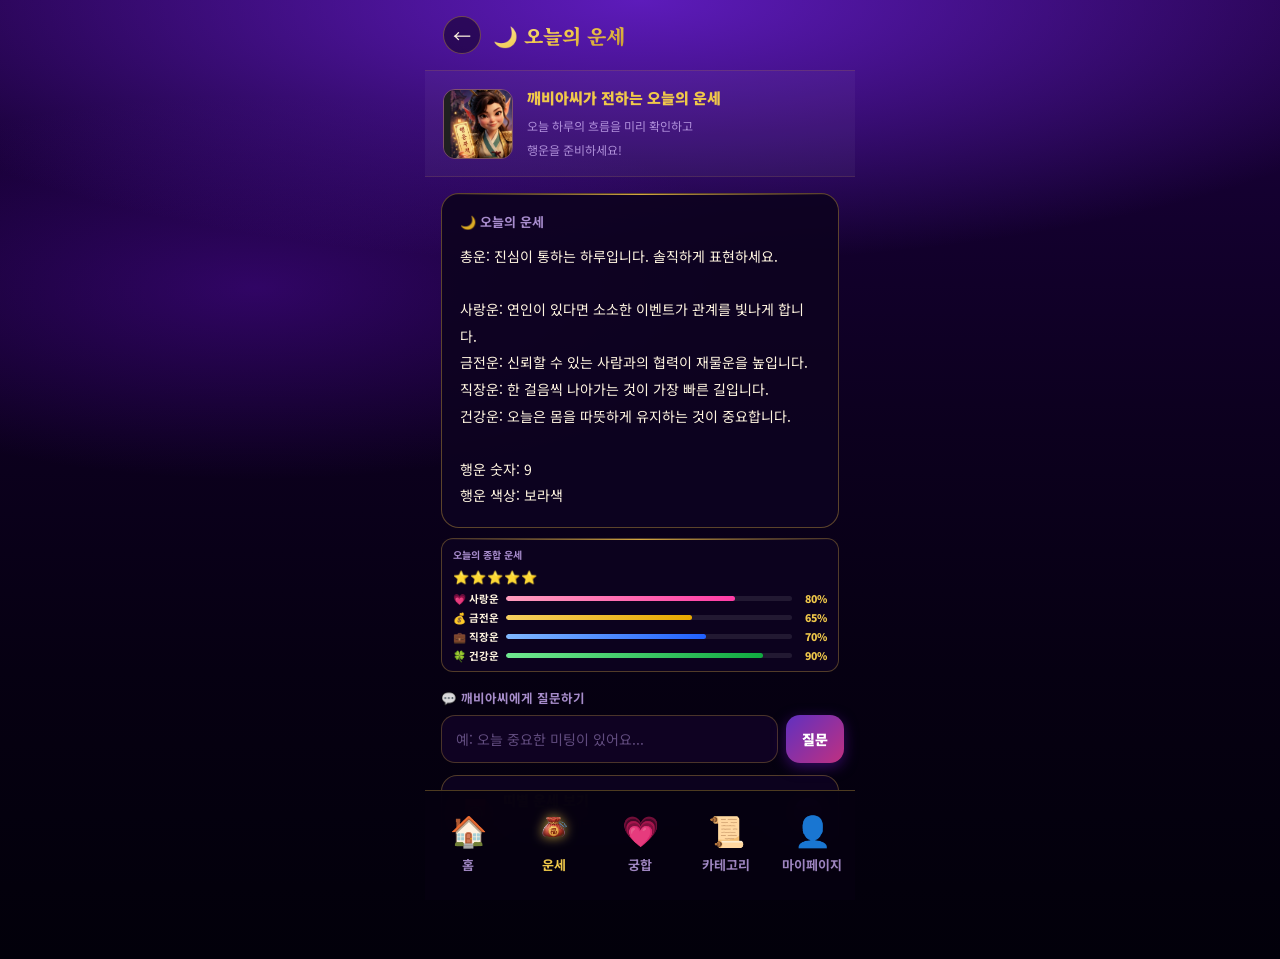
<file: today.html>
<!doctype html>
<html lang="ko">
<head>
  <meta charset="UTF-8">
  <meta name="viewport" content="width=device-width,initial-scale=1.0">
  <title>오늘의 운세 - 깨비아씨</title>
  <link href="https://fonts.googleapis.com/css2?family=Noto+Serif+KR:wght@700;900&family=Noto+Sans+KR:wght@400;500;700;900&display=swap" rel="stylesheet">
  <style>
    *{box-sizing:border-box;margin:0;padding:0;-webkit-tap-highlight-color:transparent}
    body{
      font-family:'Noto Sans KR',sans-serif;color:#fff5e0;min-height:100vh;
      background:radial-gradient(ellipse 120% 50% at 50% 0%,rgba(100,30,200,0.9) 0%,transparent 55%),
        radial-gradient(ellipse 80% 40% at 20% 30%,rgba(80,10,160,0.5) 0%,transparent 50%),
        linear-gradient(180deg,#1e0040 0%,#140030 20%,#0c001e 45%,#060012 70%,#02000a 100%);
    }
    .app{max-width:430px;margin:0 auto;min-height:100vh;padding-bottom:110px;}

    /* 상단 헤더 */
    .header{
      display:flex;align-items:center;gap:12px;
      padding:16px 18px;
      border-bottom:1px solid rgba(212,168,64,0.2);
    }
    .back-btn{
      width:38px;height:38px;border-radius:50%;
      border:1.5px solid rgba(212,168,64,0.4);
      background:rgba(20,0,45,0.6);
      display:flex;align-items:center;justify-content:center;
      font-size:18px;cursor:pointer;flex-shrink:0;
    }
    .header-title{
      font-family:'Noto Serif KR',serif;
      font-size:20px;font-weight:900;
      background:linear-gradient(160deg,#ffe8a0,#f0c84a,#c89830);
      -webkit-background-clip:text;-webkit-text-fill-color:transparent;background-clip:text;
    }

    /* 캐릭터 배너 */
    .char-banner{
      display:flex;align-items:center;gap:14px;
      padding:16px 18px;
      background:rgba(255,255,255,0.04);
      border-bottom:1px solid rgba(212,168,64,0.15);
    }
    .char-banner img{width:70px;height:70px;object-fit:cover;border-radius:12px;border:1.5px solid rgba(212,168,64,0.4);}
    .char-banner-text{}
    .char-banner-text strong{display:block;font-size:15px;font-weight:900;color:#f0c84a;margin-bottom:4px;}
    .char-banner-text span{font-size:12px;color:rgba(195,165,235,0.85);line-height:1.5;}

    /* 오늘의 운세 결과 카드 */
    .result-card{
      margin:16px 16px 0;
      background:rgba(14,3,32,0.92);
      border:1.5px solid rgba(212,168,64,0.4);
      border-radius:18px;padding:18px;
      position:relative;overflow:hidden;
    }
    .result-card::before{content:'';position:absolute;top:0;left:0;right:0;height:1px;background:linear-gradient(90deg,transparent,#d4a840,transparent)}
    .result-title{
      font-size:13px;color:rgba(195,165,235,0.85);
      font-weight:700;margin-bottom:12px;
      display:flex;align-items:center;gap:6px;
    }
    .result-content{font-size:14px;line-height:1.9;color:#fff5e0;white-space:pre-line;}
    .result-content.loading{color:rgba(195,165,235,0.6);font-style:italic;}

    /* 운세 바 */
    .fortune-bars{margin:10px 16px 0;background:rgba(14,3,32,0.92);border:1.5px solid rgba(212,168,64,0.35);border-radius:12px;padding:8px 11px;position:relative;}
    .fortune-bars::before{content:'';position:absolute;top:0;left:0;right:0;height:1px;background:linear-gradient(90deg,transparent,#d4a840,transparent)}
    .fb-title{font-size:10px;color:rgba(195,165,235,0.85);font-weight:700;margin-bottom:5px;}
    .fb-stars{font-size:13px;letter-spacing:1px;margin-bottom:5px;}
    .bars{display:flex;flex-direction:column;gap:4px;}
    .brow{display:flex;align-items:center;gap:7px;}
    .blabel{font-size:10.5px;font-weight:700;width:46px;flex-shrink:0;white-space:nowrap;}
    .btrack{flex:1;height:5px;background:rgba(255,255,255,0.09);border-radius:3px;overflow:hidden;}
    .bfill{height:100%;border-radius:3px;transition:width 1.4s cubic-bezier(.22,1,.36,1);}
    .bfill.love{background:linear-gradient(90deg,#ff9dbd,#ff3ca6)}
    .bfill.money{background:linear-gradient(90deg,#f5d060,#e8a800)}
    .bfill.work{background:linear-gradient(90deg,#80b8ff,#2060ff)}
    .bfill.health{background:linear-gradient(90deg,#70e890,#10aa40)}
    .bpct{font-size:10.5px;font-weight:900;color:#f0c84a;width:28px;text-align:right;flex-shrink:0;}

    /* 질문 입력 */
    .ask-section{margin:16px 16px 0;}
    .ask-label{font-size:12.5px;color:rgba(195,165,235,0.85);font-weight:700;margin-bottom:8px;}
    .ask-row{display:grid;grid-template-columns:1fr auto;gap:8px;}
    .inp{
      padding:13px 14px;border-radius:14px;font-size:14px;
      border:1.5px solid rgba(212,168,64,0.3);
      background:rgba(18,3,38,0.85);color:#fff5e0;
      outline:none;font-family:'Noto Sans KR',sans-serif;
      transition:border-color .2s;
    }
    .inp::placeholder{color:rgba(180,150,220,0.5)}
    .inp:focus{border-color:#f0c84a;}
    .ask-btn{
      padding:13px 16px;border-radius:14px;font-size:14px;font-weight:900;
      border:none;cursor:pointer;
      background:linear-gradient(135deg,#6030c0,#c03080);
      color:#fff;font-family:'Noto Sans KR',sans-serif;
      white-space:nowrap;
      box-shadow:0 4px 14px rgba(100,20,180,0.5);
      transition:all .2s;
    }
    .ask-btn:hover{opacity:.88;transform:translateY(-1px)}
    .ask-btn:active{transform:scale(0.96)}

    /* 띠별 운세 버튼 */
    .zodiac-btn-wrap{
      margin:12px 16px 0;
      background:rgba(14,3,32,0.92);
      border:1.5px solid rgba(212,168,64,0.35);
      border-radius:16px;padding:14px 16px;
      display:flex;align-items:center;justify-content:space-between;
      cursor:pointer;transition:all .2s;
    }
    .zodiac-btn-wrap:hover{border-color:#f0c84a;background:rgba(30,8,60,0.95);}
    .zodiac-btn-left{display:flex;align-items:center;gap:10px;}
    .zodiac-btn-left span{font-size:28px;}
    .zodiac-btn-text strong{display:block;font-size:14px;font-weight:900;color:#f0c84a;}
    .zodiac-btn-text small{font-size:11px;color:rgba(195,165,235,0.8);}
    .zodiac-btn-arr{
      width:28px;height:28px;border-radius:50%;
      background:linear-gradient(135deg,#6030c0,#c03080);
      display:flex;align-items:center;justify-content:center;
      font-size:14px;font-weight:900;
    }

    /* 하단 네비 */
    .bottom-nav{position:fixed;bottom:0;left:50%;transform:translateX(-50%);width:100%;max-width:430px;z-index:100;background:rgba(6,0,16,0.97);border-top:1.5px solid rgba(212,168,64,0.35);display:flex;justify-content:space-around;align-items:center;padding:14px 0 24px;backdrop-filter:blur(20px);}
    .nitem{display:flex;flex-direction:column;align-items:center;gap:4px;cursor:pointer;flex:1;padding:2px 0;transition:all .2s;}
    .nicon{font-size:30px;display:block;}
    .nlabel{font-size:13px;font-weight:700;color:rgba(195,165,235,0.8);}
    .nitem.active .nlabel{color:#f0c84a;}
    .nitem.active .nicon{filter:drop-shadow(0 0 6px rgba(240,200,74,0.8));}

    @keyframes fadeUp{from{opacity:0;transform:translateY(10px)}to{opacity:1;transform:translateY(0)}}
    .fadein{animation:fadeUp .35s ease forwards;}
  </style>
</head>
<body>
<div class="app">

  <!-- 헤더 -->
  <div class="header">
    <div class="back-btn" onclick="go('index.html')">←</div>
    <div class="header-title">🌙 오늘의 운세</div>
  </div>

  <!-- 캐릭터 배너 -->
  <div class="char-banner">
    <img src="kkabbi-main.jpg" alt="깨비아씨">
    <div class="char-banner-text">
      <strong>깨비아씨가 전하는 오늘의 운세</strong>
      <span>오늘 하루의 흐름을 미리 확인하고<br>행운을 준비하세요!</span>
    </div>
  </div>

  <!-- 오늘의 운세 결과 -->
  <div class="result-card">
    <div class="result-title">🌙 오늘의 운세</div>
    <div class="result-content loading" id="result">운세를 불러오는 중...</div>
  </div>

  <!-- 운세 바 -->
  <div class="fortune-bars">
    <div class="fb-title">오늘의 종합 운세</div>
    <div class="fb-stars">⭐⭐⭐⭐<span style="opacity:.3">⭐</span></div>
    <div class="bars">
      <div class="brow"><div class="blabel">💗 사랑운</div><div class="btrack"><div class="bfill love" id="b-love" style="width:0"></div></div><div class="bpct" id="p-love">-</div></div>
      <div class="brow"><div class="blabel">💰 금전운</div><div class="btrack"><div class="bfill money" id="b-money" style="width:0"></div></div><div class="bpct" id="p-money">-</div></div>
      <div class="brow"><div class="blabel">💼 직장운</div><div class="btrack"><div class="bfill work" id="b-work" style="width:0"></div></div><div class="bpct" id="p-work">-</div></div>
      <div class="brow"><div class="blabel">🍀 건강운</div><div class="btrack"><div class="bfill health" id="b-health" style="width:0"></div></div><div class="bpct" id="p-health">-</div></div>
    </div>
  </div>

  <!-- 질문 입력 -->
  <div class="ask-section">
    <div class="ask-label">💬 깨비아씨에게 질문하기</div>
    <div class="ask-row">
      <input id="q" class="inp" placeholder="예: 오늘 중요한 미팅이 있어요...">
      <button class="ask-btn" onclick="ask()">질문</button>
    </div>
  </div>

  <!-- 띠별 운세 바로가기 -->
  <div class="zodiac-btn-wrap" onclick="go('zodiac.html')">
    <div class="zodiac-btn-left">
      <span>🧧</span>
      <div class="zodiac-btn-text">
        <strong>띠별 운세 보기</strong>
        <small>내 띠의 오늘 운세를 확인하세요</small>
      </div>
    </div>
    <div class="zodiac-btn-arr">›</div>
  </div>

  <!-- 하단 네비 -->
  <div class="bottom-nav">
    <div class="nitem" onclick="go('index.html')"><span class="nicon">🏠</span><span class="nlabel">홈</span></div>
    <div class="nitem active">
      <span class="nicon"><img src="nav-zodiac.png" style="width:30px;height:30px;object-fit:contain;" onerror="this.outerHTML='🔮'"></span>
      <span class="nlabel">운세</span>
    </div>
    <div class="nitem" onclick="go('reunion.html')"><span class="nicon">💗</span><span class="nlabel">궁합</span></div>
    <div class="nitem" onclick="go('talisman.html')"><span class="nicon">📜</span><span class="nlabel">카테고리</span></div>
    <div class="nitem" onclick="go('my.html')"><span class="nicon">👤</span><span class="nlabel">마이페이지</span></div>
  </div>

</div>
<script>
function go(page){window.location.href=page;}

const daily=[
  "새로운 기회가 열립니다. 작은 것에서 시작하세요.",
  "막힌 일이 풀립니다. 오늘은 추진력이 강한 날입니다.",
  "좋은 소식이 다가옵니다. 주변을 살펴보세요.",
  "사람 속에서 복이 들어옵니다. 만남을 소중히 하세요.",
  "기다리던 일이 움직이기 시작합니다. 인내가 결실을 맺습니다.",
  "진심이 통하는 하루입니다. 솔직하게 표현하세요.",
  "귀인이 가까이 있습니다. 작은 인연도 소홀히 하지 마세요.",
  "조용한 하루지만 내면에서 큰 변화가 시작됩니다.",
  "서두르지 않아도 됩니다. 때가 되면 반드시 열립니다.",
  "오늘은 마음을 비우는 것이 가장 큰 행운입니다.",
  "하늘이 돕는 날입니다. 자신감을 가지세요.",
  "오래 묵었던 인연이 다시 이어지는 기운이 있습니다.",
  "뜻밖의 곳에서 도움이 옵니다. 감사한 마음을 준비하세요.",
  "지금 하는 선택이 미래를 바꿉니다. 신중하되 과감하게.",
  "작은 성취가 큰 자신감이 됩니다. 오늘을 빛내세요.",
  "쉬어가는 것도 전진입니다. 오늘은 충분히 쉬세요.",
  "생각지 못한 반전이 기다립니다. 포기하지 마세요.",
  "복이 문 앞에 와 있습니다. 마음을 열면 들어옵니다.",
  "오늘의 결단이 내일을 바꿉니다. 용기를 내세요.",
  "하루를 정성껏 살면 운이 따릅니다. 최선을 다하세요.",
  "주변의 작은 기적을 놓치지 마세요. 복은 조용히 옵니다.",
  "모든 것이 제자리를 찾아가는 날입니다. 믿고 기다리세요.",
  "바람이 방향을 바꾸듯 흐름이 당신 편으로 돌아옵니다.",
  "오늘 만나는 사람이 중요한 인연이 될 수 있습니다.",
  "작은 친절이 큰 복을 부릅니다. 베풀며 살아가세요.",
  "묵혀온 감정을 정리하면 새 길이 보입니다.",
  "하늘의 뜻이 당신을 향하고 있습니다. 두려워 마세요.",
  "멈춰 있던 것들이 다시 움직이기 시작합니다.",
  "오늘은 직감을 믿으세요. 첫 번째 느낌이 정답입니다.",
  "지나간 것에 집착하지 마세요. 새로운 것이 옵니다.",
  "작은 노력이 쌓여 산을 이룹니다. 포기하지 마세요.",
  "오늘 하루를 성실하게 보내면 내일이 달라집니다.",
  "운의 흐름이 위로 향하고 있습니다. 이 기운을 타세요.",
  "생각보다 빨리 원하는 것이 이루어집니다.",
  "당신의 노력이 드디어 빛을 발하는 날입니다.",
  "예상치 못한 기쁜 소식이 찾아옵니다.",
  "지금 이 순간을 소중히 하세요. 후회 없는 하루를 만드세요.",
  "인내가 빛을 발하는 날입니다. 조금만 더 버티세요.",
  "마음속 소원이 현실에 가까워지고 있습니다.",
  "오늘은 새로운 시작을 알리는 날입니다.",
  "막혔던 기운이 풀리며 사방이 열립니다.",
  "좋은 결과가 예상보다 빨리 찾아옵니다.",
  "오늘의 만남이 평생의 인연이 될 수 있습니다.",
  "해결되지 않던 문제가 오늘 실마리를 찾습니다.",
  "자신을 믿으세요. 당신은 충분히 잘하고 있습니다.",
  "오래 기다려온 것이 드디어 응답합니다.",
  "오늘은 감사의 마음을 표현하기 좋은 날입니다.",
  "작은 변화가 큰 흐름을 만듭니다. 시작해보세요.",
  "하늘이 당신 편입니다. 담대하게 나아가세요.",
  "오늘 흘린 땀이 내일의 복이 됩니다. 열심히 하세요."
];

const loveList=[
  "따뜻한 한마디가 관계를 바꿉니다.",
  "상대의 마음을 먼저 헤아려보는 하루입니다.",
  "작은 표현이 큰 감동을 줍니다. 먼저 다가가세요.",
  "인연은 급하지 않습니다. 자연스럽게 흘러가도록 두세요.",
  "솔직한 감정 표현이 관계를 한 단계 깊게 합니다.",
  "좋은 인연의 기운이 감돕니다. 마음을 열어두세요.",
  "연인이 있다면 소소한 이벤트가 관계를 빛나게 합니다.",
  "기다림이 필요한 날입니다. 조급해하지 마세요.",
  "진심은 반드시 통합니다. 두려워하지 말고 표현하세요.",
  "오늘 만나는 사람에게 특별한 인연의 기운이 있습니다.",
  "오래된 인연에서 새로운 감정이 피어납니다.",
  "상대에게 먼저 연락하면 좋은 결과가 옵니다.",
  "새로운 만남의 기운이 강합니다. 마음을 열어보세요.",
  "사랑은 말이 아닌 행동으로 증명됩니다.",
  "상대의 작은 변화에 집중하면 답이 보입니다.",
  "오늘은 감정보다 이성적인 판단이 필요합니다.",
  "오래 기다려온 사랑이 결실을 맺는 날입니다.",
  "관계에서 솔직함이 가장 큰 무기입니다.",
  "두 마음이 하나로 모이는 기운이 흐릅니다.",
  "인연은 서두른다고 되지 않습니다. 여유를 가지세요.",
  "상대방을 배려하는 작은 행동이 큰 감동을 만듭니다.",
  "지금의 외로움은 더 좋은 인연을 위한 준비입니다.",
  "마음을 닫지 마세요. 좋은 사람이 다가오고 있습니다.",
  "오늘 나눈 대화가 관계의 전환점이 됩니다.",
  "상대에게 감사의 마음을 표현해보세요.",
  "진정한 사랑은 인내에서 시작됩니다.",
  "사랑의 기운이 강하게 흐릅니다. 설레는 하루입니다.",
  "오해를 풀면 더 깊은 신뢰가 생깁니다.",
  "함께하는 시간이 관계를 더 단단하게 만듭니다.",
  "상대의 장점을 찾아 칭찬해보세요.",
  "오늘은 상대방 입장에서 생각해보는 날입니다.",
  "짝사랑 중이라면 용기를 내볼 만한 날입니다.",
  "이별 후 새로운 인연의 문이 열리고 있습니다.",
  "작은 오해가 큰 벽이 되기 전에 대화하세요.",
  "사랑은 주는 것에서 시작됩니다. 먼저 베풀어보세요.",
  "좋은 인연은 가장 예상치 못한 순간에 옵니다.",
  "상대가 보내는 신호에 집중해보세요.",
  "오늘 마음속 이야기를 솔직하게 털어놓아 보세요.",
  "관계의 회복이 시작되는 중요한 날입니다.",
  "진심은 언제나 상대방에게 전해집니다.",
  "오늘은 연인과 특별한 추억을 만들기 좋은 날입니다.",
  "새 인연의 기운이 감돌고 있습니다. 눈을 크게 뜨세요.",
  "사랑받을 준비가 되어있나요? 자신을 먼저 사랑하세요.",
  "관계가 한 단계 성장할 수 있는 기회입니다.",
  "감정의 흐름을 억누르지 말고 솔직하게 표현하세요.",
  "두 사람의 마음이 하나로 맞춰지는 날입니다.",
  "상대방이 당신을 그리워하고 있습니다.",
  "오늘은 사랑하는 사람에게 먼저 연락해보세요.",
  "소중한 사람에게 마음을 전하기 딱 좋은 날입니다.",
  "오래된 감정이 다시 불타오르는 날입니다."
];

const moneyList=[
  "작은 절약이 큰 복이 됩니다.",
  "예상치 못한 곳에서 수입의 기회가 생깁니다.",
  "충동적인 소비를 자제하면 복이 쌓입니다.",
  "금전 흐름이 서서히 풀리기 시작합니다.",
  "오늘은 새로운 재물의 씨앗을 심기 좋은 날입니다.",
  "꾸준한 노력이 재물로 돌아오는 시기입니다.",
  "지출을 정리하면 더 큰 복이 들어올 자리가 생깁니다.",
  "신뢰할 수 있는 사람과의 협력이 재물운을 높입니다.",
  "작은 행운이 쌓여 큰 결실을 만드는 날입니다.",
  "무리한 투자보다 안정적인 선택이 유리합니다.",
  "오늘은 재물운이 강하게 흐르는 날입니다.",
  "뜻밖의 횡재가 찾아올 수 있습니다. 기대하세요.",
  "오래 묵은 채권이 해결될 기운이 있습니다.",
  "새로운 수입원이 열리는 시기입니다.",
  "돈을 쓰기보다 모으는 하루가 복을 만듭니다.",
  "재물이 서서히 모이는 좋은 흐름입니다.",
  "계획적인 지출이 미래의 풍요를 만듭니다.",
  "재물에 관한 좋은 정보가 들어올 수 있습니다.",
  "오늘 체결하는 계약은 유리한 결과를 만듭니다.",
  "지금은 돈을 벌기보다 잘 지키는 것이 중요합니다.",
  "새로운 사업 아이디어가 재물을 불러옵니다.",
  "오래 기다려온 수익이 드디어 실현됩니다.",
  "재물운이 상승 곡선을 그리고 있습니다.",
  "오늘의 작은 투자가 미래의 큰 수익이 됩니다.",
  "돈의 흐름을 정확히 파악하는 것이 중요합니다.",
  "예상치 못한 선물이나 지원이 들어옵니다.",
  "절약의 습관이 재물운을 높여주는 날입니다.",
  "부업이나 추가 수입을 모색하기 좋은 때입니다.",
  "금전 관련 문제가 원만하게 해결됩니다.",
  "오늘은 큰 지출을 피하는 것이 현명합니다.",
  "재물의 씨앗을 심으면 반드시 거두게 됩니다.",
  "금전적 여유가 생기는 기운이 흐릅니다.",
  "장기적인 관점으로 재물을 관리하세요.",
  "오늘 들어오는 돈은 잘 지키세요.",
  "협력과 공동 작업에서 수익이 생깁니다.",
  "오래된 인연에서 재물의 기회가 옵니다.",
  "오늘은 지갑을 닫고 저축에 집중해보세요.",
  "재물운이 활짝 열리는 날입니다. 기회를 잡으세요.",
  "신중한 판단이 재물을 지킵니다.",
  "낭비를 줄이면 복이 저절로 쌓입니다.",
  "오늘 재물에 관한 중요한 결정을 내려야 합니다.",
  "돈은 쓰는 곳보다 버는 곳이 중요합니다.",
  "재물이 안정적으로 유지되는 하루입니다.",
  "오랫동안 기다려온 금전적 해결이 보입니다.",
  "새로운 거래나 계약에서 이익이 생깁니다.",
  "오늘의 성실함이 내일의 재물이 됩니다.",
  "금전적 스트레스가 해소되는 기운입니다.",
  "재물운이 강하게 상승하는 시기입니다.",
  "아끼는 것이 버는 것보다 중요한 날입니다.",
  "뜻밖의 보너스나 환급이 들어올 수 있습니다."
];

const workList=[
  "성실함이 인정받는 하루입니다.",
  "새로운 아이디어가 빛을 발하는 날입니다.",
  "동료와의 협력이 좋은 결과를 만들어냅니다.",
  "집중력이 높아지는 날입니다. 중요한 일을 처리하세요.",
  "윗사람의 신뢰를 얻을 수 있는 기회가 옵니다.",
  "오늘 시작한 일은 좋은 흐름을 탑니다.",
  "세밀한 부분까지 신경 쓰는 것이 좋은 평가를 만듭니다.",
  "기다리던 결과가 나오기 시작합니다.",
  "한 걸음씩 나아가는 것이 가장 빠른 길입니다.",
  "팀워크가 빛나는 하루입니다. 함께하면 더 멀리 갑니다.",
  "오늘의 발표나 미팅에서 좋은 평가를 받습니다.",
  "노력이 드디어 인정받는 순간이 옵니다.",
  "새로운 프로젝트의 시작에 좋은 기운이 흐릅니다.",
  "오늘은 집중해서 밀린 일을 처리하기 좋은 날입니다.",
  "창의적인 생각이 빛을 발하는 날입니다.",
  "상사나 고객에게 좋은 인상을 줄 수 있습니다.",
  "꾸준함이 결국 성공을 만든다는 것을 증명하는 날입니다.",
  "새로운 기회가 업무에서 열립니다. 적극적으로 잡으세요.",
  "오늘 내린 결정이 업무의 방향을 바꿉니다.",
  "문서나 보고서 작업에서 좋은 결과가 나옵니다.",
  "오랫동안 준비해온 일이 드디어 결실을 맺습니다.",
  "업무에서 뜻밖의 도움을 받게 됩니다.",
  "오늘은 적극적으로 자신을 어필하기 좋은 날입니다.",
  "목표를 향해 한 걸음 더 다가가는 날입니다.",
  "실수를 두려워하지 말고 과감하게 도전하세요.",
  "오늘의 작은 성과가 큰 변화의 시작입니다.",
  "업무 능률이 오르는 날입니다. 최대한 활용하세요.",
  "협상이나 거래에서 유리한 위치에 있습니다.",
  "취업이나 이직을 준비 중이라면 좋은 소식이 옵니다.",
  "오늘은 계획을 세우고 체계적으로 움직이세요.",
  "주변 동료들과의 관계가 업무 성과를 높여줍니다.",
  "오래 막혀있던 업무가 오늘 해결됩니다.",
  "오늘 받은 피드백을 겸허히 받아들이면 성장합니다.",
  "중요한 시험이나 면접에서 좋은 결과가 기대됩니다.",
  "오늘 맺은 인연이 업무에 큰 도움이 됩니다.",
  "창업이나 새로운 도전을 시작하기 좋은 기운입니다.",
  "오늘의 아이디어를 바로 실행에 옮기세요.",
  "업무 능력이 인정받아 새로운 기회가 생깁니다.",
  "어렵게 느껴지던 일이 오늘은 수월하게 풀립니다.",
  "오늘 마무리한 일이 큰 성과로 이어집니다.",
  "상사의 눈에 드는 하루입니다. 적극적으로 행동하세요.",
  "학업 중이라면 오늘 공부한 것이 확실히 기억됩니다.",
  "오늘은 멀티태스킹보다 한 가지에 집중하세요.",
  "오래 준비해온 것이 빛을 발할 때가 왔습니다.",
  "직장에서 예상치 못한 좋은 소식이 들려옵니다.",
  "오늘 내린 결단이 커리어의 전환점이 됩니다.",
  "오늘은 어떤 도전도 해낼 수 있는 에너지가 넘칩니다.",
  "실력이 발휘되는 날입니다. 자신 있게 나아가세요.",
  "오늘 시작한 공부나 자기계발이 미래를 바꿉니다.",
  "업무에서 리더십을 발휘할 기회가 찾아옵니다."
];

const healthList=[
  "충분한 수면이 최고의 보약입니다.",
  "가벼운 스트레칭이 하루를 활기차게 만듭니다.",
  "물을 충분히 마시는 것이 건강운을 높입니다.",
  "몸의 신호에 귀 기울이는 하루입니다.",
  "과로보다 적절한 휴식이 더 큰 에너지를 만듭니다.",
  "맑은 공기와 자연이 몸과 마음을 치유합니다.",
  "규칙적인 식사가 오늘의 건강을 지킵니다.",
  "무리하지 말고 자신의 페이스를 지키세요.",
  "긍정적인 생각이 몸의 기운을 올려줍니다.",
  "오늘은 몸을 따뜻하게 유지하는 것이 중요합니다.",
  "가벼운 산책이 몸과 마음에 활력을 줍니다.",
  "균형 잡힌 식사가 건강운을 높여줍니다.",
  "스트레스를 풀어주는 취미 활동을 즐겨보세요.",
  "몸이 보내는 피로 신호를 무시하지 마세요.",
  "오늘은 소화기 건강에 특별히 신경 쓰세요.",
  "따뜻한 차 한 잔이 오늘의 건강을 지킵니다.",
  "규칙적인 운동이 건강운을 키워줍니다.",
  "과식보다 소식이 오늘의 건강에 유리합니다.",
  "마음의 여유가 몸의 건강을 만듭니다.",
  "충분한 영양 섭취가 오늘 하루를 힘차게 만듭니다.",
  "작은 부상도 초기에 치료하는 것이 중요합니다.",
  "명상이나 호흡법으로 마음을 진정시켜보세요.",
  "오늘은 허리와 어깨 건강에 주의가 필요합니다.",
  "따뜻한 물로 반신욕을 하면 피로가 풀립니다.",
  "음주와 흡연을 자제하면 건강운이 높아집니다.",
  "충분한 비타민 섭취로 면역력을 높여보세요.",
  "스마트폰 사용을 줄이고 눈을 쉬게 해주세요.",
  "오늘은 외출 시 날씨에 맞게 옷을 잘 챙기세요.",
  "간단한 운동이 오늘 하루의 활력을 만들어줍니다.",
  "수분 보충을 자주 해주면 건강운이 올라갑니다.",
  "스트레스가 쌓이기 전에 해소하는 것이 최선입니다.",
  "오늘은 소화기에 무리가 가지 않는 음식을 드세요.",
  "깊은 호흡으로 하루를 시작하면 기운이 충만해집니다.",
  "몸이 무겁다면 오늘은 일찍 쉬는 것이 최선입니다.",
  "자연 속을 걷는 것이 최고의 힐링이 됩니다.",
  "오늘은 몸을 혹사시키지 말고 부드럽게 다루세요.",
  "규칙적인 생활 리듬이 건강의 기초입니다.",
  "오늘은 특히 수면의 질에 신경 써보세요.",
  "즐거운 마음이 몸의 면역력을 높여줍니다.",
  "소소한 행복이 건강을 지키는 힘이 됩니다.",
  "오늘은 과로를 피하고 적당히 쉬어가세요.",
  "건강한 식습관이 오늘의 운을 높여줍니다.",
  "몸 곳곳의 뭉침을 풀어주는 스트레칭을 해보세요.",
  "오늘은 정신 건강에도 신경 써야 하는 날입니다.",
  "충분한 햇빛이 기분과 건강을 함께 높여줍니다.",
  "자신을 돌보는 시간을 갖는 것이 가장 중요합니다.",
  "오늘은 새로운 운동을 시작하기 좋은 날입니다.",
  "건강은 하루아침에 만들어지지 않습니다. 꾸준히 하세요.",
  "몸과 마음의 균형을 찾는 것이 오늘의 과제입니다.",
  "피로가 쌓이기 전에 충분히 쉬어주세요."
];

const colors=['보라색','금색','붉은색','초록색','파란색','하늘색','분홍색','주황색','흰색','노란색'];

function rnd(arr, seed){ return arr[seed % arr.length]; }

function loadToday(){
  // 날짜 기반 시드 + 랜덤 조합으로 매 접속마다 다르게
  const now = new Date();
  const dateSeed = now.getFullYear()*10000 + (now.getMonth()+1)*100 + now.getDate();
  const s = dateSeed + Math.floor(Math.random()*9999);

  const result = document.getElementById('result');
  result.classList.remove('loading');
  result.classList.add('fadein');
  result.textContent =
    '총운: ' + rnd(daily, s) + '\n\n' +
    '사랑운: ' + rnd(loveList, s+1) + '\n' +
    '금전운: ' + rnd(moneyList, s+2) + '\n' +
    '직장운: ' + rnd(workList, s+3) + '\n' +
    '건강운: ' + rnd(healthList, s+4) + '\n\n' +
    '행운 숫자: ' + ((s%9)+1) + '\n' +
    '행운 색상: ' + rnd(colors, s+5);

  setTimeout(()=>{
    const v={
      love: 55 + (s % 40),
      money: 50 + ((s*3) % 45),
      work: 55 + ((s*7) % 40),
      health: 50 + ((s*5) % 45)
    };
    ['love','money','work','health'].forEach(k=>{
      document.getElementById('b-'+k).style.width=v[k]+'%';
      document.getElementById('p-'+k).textContent=v[k]+'%';
    });

    // 별점도 랜덤 (3~5)
    const stars = 3 + (s % 3);
    const starEl = document.querySelector('.fb-stars');
    if(starEl) starEl.innerHTML = '⭐'.repeat(stars) + '<span style="opacity:.3">' + '⭐'.repeat(5-stars) + '</span>';
  },400);
}

const consult={
  love:["상대가 멀어진 것이 아니라 다가갈 부담을 느끼는 흐름이 보여요. 가벼운 안부가 더 좋은 반응을 만듭니다.","감정은 아직 살아있어요. 하지만 지금은 기다림이 가장 강한 표현입니다."],
  money:["큰돈보다 작은 흐름이 먼저 열립니다. 지출을 정리하면 복이 커집니다.","금전운은 서서히 회복 중입니다. 급한 투자보다 안정적인 선택이 유리합니다."],
  mind:["지금 필요한 것은 더 버티는 힘이 아니라 잠시 숨을 고를 여유입니다.","마음이 흔들리는 건 오래 애써왔기 때문입니다. 오늘은 스스로를 다정하게 대해주세요."],
  general:["지금은 속도보다 방향이 중요합니다. 조용히 정리하면 길이 열립니다.","작은 신호를 놓치지 마세요. 변화는 늘 조용히 먼저 옵니다."]
};

function ask(){
  const q=document.getElementById('q').value.trim();
  if(!q){return;}
  let type='general';
  if(q.includes('연락')||q.includes('사랑')||q.includes('재회')||q.includes('남자')||q.includes('여자'))type='love';
  if(q.includes('돈')||q.includes('금전')||q.includes('재물')||q.includes('투자'))type='money';
  if(q.includes('힘들')||q.includes('고민')||q.includes('불안')||q.includes('걱정'))type='mind';
  const titles={love:'💗 사랑 상담',money:'💰 금전 상담',mind:'🌙 마음 상담',general:'🔮 깨비아씨 상담'};
  const arr=consult[type];
  const ans=arr[Math.floor(Math.random()*arr.length)];
  const result=document.getElementById('result');
  result.classList.add('fadein');
  result.textContent=titles[type]+'\n\n'+ans+'\n\n🍀 깨비 한마디: 급할수록 말은 짧고 마음은 따뜻하게 전해보세요.';
  document.getElementById('q').value='';
}

window.addEventListener('load', loadToday);
</script>
</body>
</html>
</file>
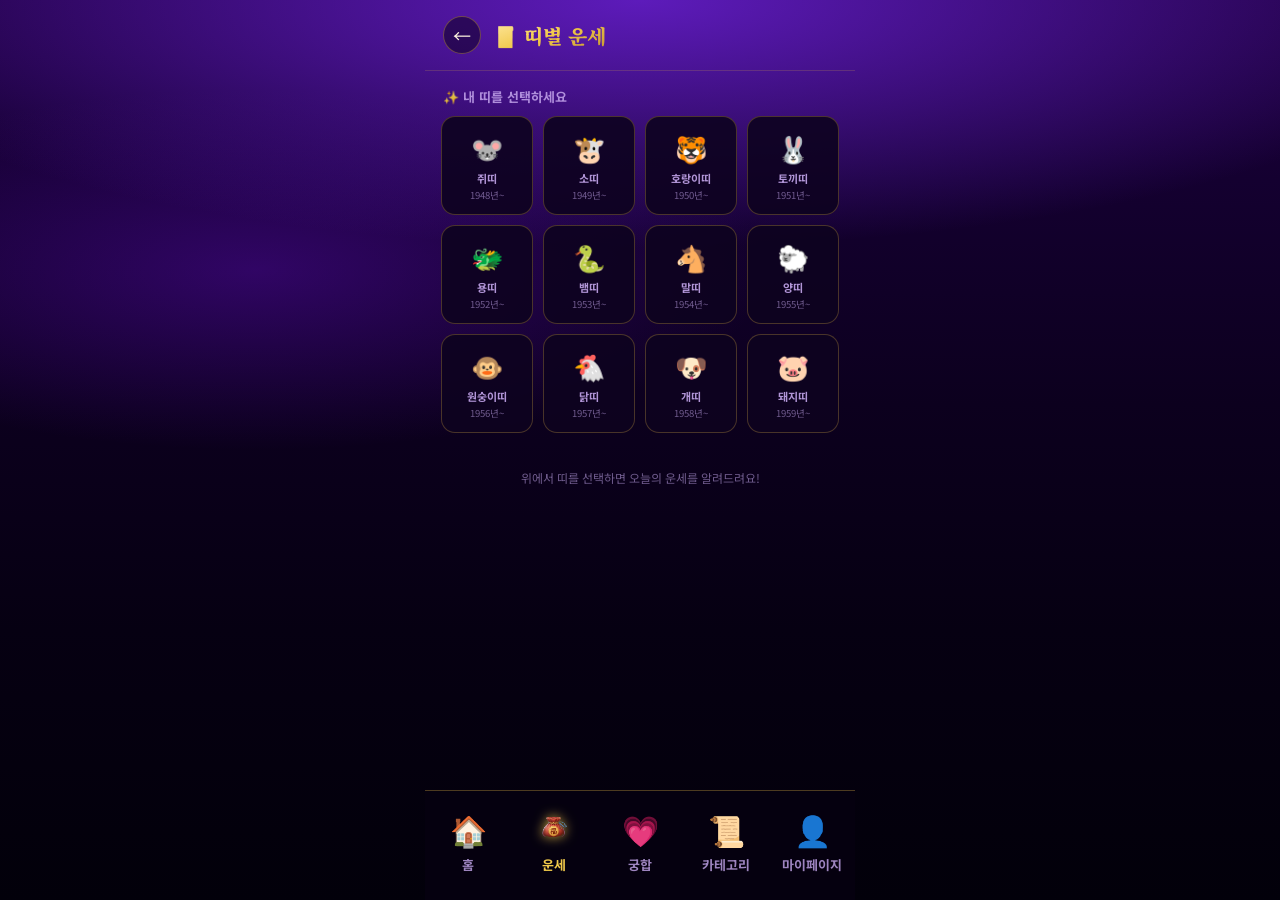
<file: zodiac.html>
<!doctype html>
<html lang="ko">
<head>
  <meta charset="UTF-8">
  <meta name="viewport" content="width=device-width,initial-scale=1.0">
  <title>띠별 운세 - 깨비아씨</title>
  <link href="https://fonts.googleapis.com/css2?family=Noto+Serif+KR:wght@700;900&family=Noto+Sans+KR:wght@400;500;700;900&display=swap" rel="stylesheet">
  <style>
    *{box-sizing:border-box;margin:0;padding:0;-webkit-tap-highlight-color:transparent}
    body{
      font-family:'Noto Sans KR',sans-serif;color:#fff5e0;min-height:100vh;
      background:radial-gradient(ellipse 120% 50% at 50% 0%,rgba(100,30,200,0.9) 0%,transparent 55%),
        radial-gradient(ellipse 80% 40% at 20% 30%,rgba(80,10,160,0.5) 0%,transparent 50%),
        linear-gradient(180deg,#1e0040 0%,#140030 20%,#0c001e 45%,#060012 70%,#02000a 100%);
    }
    .app{max-width:430px;margin:0 auto;min-height:100vh;padding-bottom:90px;}

    /* 헤더 */
    .header{display:flex;align-items:center;gap:12px;padding:16px 18px;border-bottom:1px solid rgba(212,168,64,0.2);}
    .back-btn{width:38px;height:38px;border-radius:50%;border:1.5px solid rgba(212,168,64,0.4);background:rgba(20,0,45,0.6);display:flex;align-items:center;justify-content:center;font-size:18px;cursor:pointer;flex-shrink:0;}
    .header-title{font-family:'Noto Serif KR',serif;font-size:20px;font-weight:900;background:linear-gradient(160deg,#ffe8a0,#f0c84a,#c89830);-webkit-background-clip:text;-webkit-text-fill-color:transparent;background-clip:text;}

    /* 띠 선택 그리드 */
    .section-title{padding:16px 18px 10px;font-size:13px;color:rgba(195,165,235,0.85);font-weight:700;}

    .zodiac-grid{
      display:grid;grid-template-columns:repeat(4,1fr);
      gap:10px;padding:0 16px;
    }
    .zitem{
      background:rgba(14,3,32,0.9);
      border:1.5px solid rgba(212,168,64,0.3);
      border-radius:14px;padding:12px 6px;
      text-align:center;cursor:pointer;
      transition:all .2s;
    }
    .zitem:hover,.zitem.active{
      border-color:#f0c84a;
      background:rgba(80,20,160,0.5);
      transform:translateY(-2px);
    }
    .zitem.active{box-shadow:0 0 14px rgba(212,168,64,0.4);}
    .zitem-emoji{font-size:26px;display:block;margin-bottom:4px;}
    .zitem-name{font-size:11px;font-weight:700;color:rgba(195,165,235,0.9);}
    .zitem-year{font-size:9.5px;color:rgba(195,165,235,0.55);margin-top:2px;}

    /* 결과 카드 */
    .result-wrap{margin:16px 16px 0;}
    .result-card{
      background:rgba(14,3,32,0.92);
      border:1.5px solid rgba(212,168,64,0.4);
      border-radius:18px;padding:18px;
      position:relative;overflow:hidden;
      display:none;
    }
    .result-card.show{display:block;animation:fadeUp .35s ease;}
    .result-card::before{content:'';position:absolute;top:0;left:0;right:0;height:1px;background:linear-gradient(90deg,transparent,#d4a840,transparent)}
    .result-header{display:flex;align-items:center;gap:10px;margin-bottom:14px;}
    .result-emoji{font-size:32px;}
    .result-name{font-family:'Noto Serif KR',serif;font-size:18px;font-weight:900;color:#f0c84a;}
    .result-content{font-size:13.5px;line-height:1.9;color:#fff5e0;}

    /* 운세 바 */
    .bars{display:flex;flex-direction:column;gap:9px;margin-top:14px;}
    .brow{display:flex;align-items:center;gap:10px;}
    .blabel{font-size:12px;font-weight:700;width:52px;flex-shrink:0;white-space:nowrap;}
    .btrack{flex:1;height:8px;background:rgba(255,255,255,0.09);border-radius:4px;overflow:hidden;}
    .bfill{height:100%;border-radius:4px;transition:width 1.4s cubic-bezier(.22,1,.36,1);}
    .bfill.love{background:linear-gradient(90deg,#ff9dbd,#ff3ca6)}
    .bfill.money{background:linear-gradient(90deg,#f5d060,#e8a800)}
    .bfill.work{background:linear-gradient(90deg,#80b8ff,#2060ff)}
    .bfill.health{background:linear-gradient(90deg,#70e890,#10aa40)}
    .bpct{font-size:12px;font-weight:900;color:#f0c84a;width:32px;text-align:right;flex-shrink:0;}

    /* 안내 */
    .guide{margin:16px 16px 0;text-align:center;color:rgba(195,165,235,0.55);font-size:12px;padding:20px;}

    /* 하단 네비 */
    .bottom-nav{position:fixed;bottom:0;left:50%;transform:translateX(-50%);width:100%;max-width:430px;z-index:100;background:rgba(6,0,16,0.97);border-top:1.5px solid rgba(212,168,64,0.35);display:flex;justify-content:space-around;align-items:center;padding:14px 0 24px;backdrop-filter:blur(20px);}
    .nitem{display:flex;flex-direction:column;align-items:center;gap:4px;cursor:pointer;flex:1;padding:2px 0;transition:all .2s;}
    .nicon{font-size:30px;display:block;}
    .nlabel{font-size:13px;font-weight:700;color:rgba(195,165,235,0.8);}
    .nitem.active .nlabel{color:#f0c84a;}
    .nitem.active .nicon{filter:drop-shadow(0 0 6px rgba(240,200,74,0.8));}

    @keyframes fadeUp{from{opacity:0;transform:translateY(10px)}to{opacity:1;transform:translateY(0)}}
  </style>
</head>
<body>
<div class="app">

  <!-- 헤더 -->
  <div class="header">
    <div class="back-btn" onclick="go('index.html')">←</div>
    <div class="header-title">🧧 띠별 운세</div>
  </div>

  <!-- 띠 선택 -->
  <div class="section-title">✨ 내 띠를 선택하세요</div>
  <div class="zodiac-grid" id="zodiacGrid"></div>

  <!-- 안내 -->
  <div class="guide" id="guide">위에서 띠를 선택하면 오늘의 운세를 알려드려요!</div>

  <!-- 결과 -->
  <div class="result-wrap">
    <div class="result-card" id="resultCard">
      <div class="result-header">
        <span class="result-emoji" id="resEmoji"></span>
        <span class="result-name" id="resName"></span>
      </div>
      <div class="result-content" id="resContent"></div>
      <div class="bars">
        <div class="brow"><div class="blabel">💗 사랑운</div><div class="btrack"><div class="bfill love" id="b-love" style="width:0"></div></div><div class="bpct" id="p-love">-</div></div>
        <div class="brow"><div class="blabel">💰 금전운</div><div class="btrack"><div class="bfill money" id="b-money" style="width:0"></div></div><div class="bpct" id="p-money">-</div></div>
        <div class="brow"><div class="blabel">💼 직장운</div><div class="btrack"><div class="bfill work" id="b-work" style="width:0"></div></div><div class="bpct" id="p-work">-</div></div>
        <div class="brow"><div class="blabel">🍀 건강운</div><div class="btrack"><div class="bfill health" id="b-health" style="width:0"></div></div><div class="bpct" id="p-health">-</div></div>
      </div>
    </div>
  </div>

  <!-- 하단 네비 -->
  <div class="bottom-nav">
    <div class="nitem" onclick="go('index.html')"><span class="nicon">🏠</span><span class="nlabel">홈</span></div>
    <div class="nitem active">
      <span class="nicon"><img src="nav-zodiac.png" style="width:30px;height:30px;object-fit:contain;" onerror="this.outerHTML='🔮'"></span>
      <span class="nlabel">운세</span>
    </div>
    <div class="nitem" onclick="go('reunion.html')"><span class="nicon">💗</span><span class="nlabel">궁합</span></div>
    <div class="nitem" onclick="go('talisman.html')"><span class="nicon">📜</span><span class="nlabel">카테고리</span></div>
    <div class="nitem" onclick="go('my.html')"><span class="nicon">👤</span><span class="nlabel">마이페이지</span></div>
  </div>

</div>
<script>
function go(page){window.location.href=page;}
function seed(){return Math.floor(Math.random()*10000);}

const zodiacs=[
  {name:'쥐띠',emoji:'🐭',years:'1948,1960,1972,1984,1996,2008,2020'},
  {name:'소띠',emoji:'🐮',years:'1949,1961,1973,1985,1997,2009,2021'},
  {name:'호랑이띠',emoji:'🐯',years:'1950,1962,1974,1986,1998,2010,2022'},
  {name:'토끼띠',emoji:'🐰',years:'1951,1963,1975,1987,1999,2011,2023'},
  {name:'용띠',emoji:'🐲',years:'1952,1964,1976,1988,2000,2012,2024'},
  {name:'뱀띠',emoji:'🐍',years:'1953,1965,1977,1989,2001,2013,2025'},
  {name:'말띠',emoji:'🐴',years:'1954,1966,1978,1990,2002,2014,2026'},
  {name:'양띠',emoji:'🐑',years:'1955,1967,1979,1991,2003,2015'},
  {name:'원숭이띠',emoji:'🐵',years:'1956,1968,1980,1992,2004,2016'},
  {name:'닭띠',emoji:'🐔',years:'1957,1969,1981,1993,2005,2017'},
  {name:'개띠',emoji:'🐶',years:'1958,1970,1982,1994,2006,2018'},
  {name:'돼지띠',emoji:'🐷',years:'1959,1971,1983,1995,2007,2019'},
];

const fortunes=[
  "작은 기회가 큰 흐름으로 이어집니다. 서두르지 말고 차분하게 나아가세요.\n\n사랑운: 좋은 인연의 말이 오갈 수 있습니다.\n금전운: 작은 복이 들어오는 흐름입니다.\n직장운: 꾸준함이 인정받는 하루입니다.\n건강운: 무리하지 말고 몸을 따뜻하게 하세요.",
  "꾸준함이 복이 되는 날입니다. 지금 하고 있는 일을 믿고 계속하세요.\n\n사랑운: 먼저 마음을 열어보세요.\n금전운: 지출을 줄이면 복이 쌓입니다.\n직장운: 성실함이 빛나는 하루입니다.\n건강운: 규칙적인 식사가 행운을 부릅니다.",
  "추진력이 강해지는 하루입니다. 오래 미뤄왔던 일을 시작하기 좋습니다.\n\n사랑운: 솔직함이 통하는 날입니다.\n금전운: 예상 수입의 흐름이 보입니다.\n직장운: 새로운 아이디어가 빛납니다.\n건강운: 스트레칭으로 몸을 풀어주세요.",
  "관계운이 부드럽게 열립니다. 먼저 다가가면 좋은 반응이 옵니다.\n\n사랑운: 기다림이 아름다운 결실을 맺습니다.\n금전운: 안정적인 선택이 최선입니다.\n직장운: 협력이 성과를 만듭니다.\n건강운: 충분한 수분 섭취가 필요합니다.",
  "큰 흐름이 당신 쪽으로 움직입니다. 준비된 사람에게 기회가 찾아옵니다.\n\n사랑운: 좋은 만남의 기운이 있습니다.\n금전운: 뜻밖의 수입 흐름이 보입니다.\n직장운: 리더십을 발휘하기 좋은 날입니다.\n건강운: 오늘은 충분한 휴식이 필요합니다.",
  "지혜로운 선택이 필요한 날입니다. 직관보다 근거를 믿으세요.\n\n사랑운: 대화로 오해를 풀어보세요.\n금전운: 충동구매는 자제하는 게 좋습니다.\n직장운: 신중한 판단이 빛을 발합니다.\n건강운: 과식을 피하고 가볍게 드세요.",
  "움직일수록 좋은 기회가 생깁니다. 집에만 있지 말고 밖으로 나가보세요.\n\n사랑운: 우연한 만남이 인연이 될 수 있어요.\n금전운: 작은 투자로 큰 결실이 올 수 있습니다.\n직장운: 적극적인 자세가 인정받습니다.\n건강운: 가벼운 산책이 도움이 됩니다.",
  "마음의 평온이 운을 살립니다. 과하게 욕심내면 오히려 막힙니다.\n\n사랑운: 상대의 마음을 먼저 이해해주세요.\n금전운: 현재에 만족하면 복이 옵니다.\n직장운: 차분한 마음이 최고의 무기입니다.\n건강운: 명상이나 요가로 마음을 다스리세요.",
  "재치와 센스가 빛나는 날입니다. 평소보다 말이 잘 통하는 하루입니다.\n\n사랑운: 유머로 분위기를 환기시켜보세요.\n금전운: 새로운 수익 아이디어가 떠오릅니다.\n직장운: 발표나 회의에서 빛을 발합니다.\n건강운: 스트레스 해소에 집중하세요.",
  "성실함이 좋은 평가로 돌아옵니다. 묵묵히 해온 일이 인정받을 순간입니다.\n\n사랑운: 진심이 전달되는 하루입니다.\n금전운: 꾸준한 저축이 결실을 맺습니다.\n직장운: 노력이 드디어 인정받습니다.\n건강운: 규칙적인 생활이 건강을 지킵니다.",
  "믿음과 진심이 통하는 날입니다. 오래된 인연에서 복이 들어옵니다.\n\n사랑운: 오래된 인연을 소중히 하세요.\n금전운: 신뢰할 수 있는 거래가 성사됩니다.\n직장운: 팀워크가 빛나는 하루입니다.\n건강운: 가까운 사람과 함께하는 시간이 보약입니다.",
  "재물운과 즐거운 소식이 따릅니다. 작은 행운이 연달아 찾아올 수 있어요.\n\n사랑운: 설레는 소식이 들려올 수 있습니다.\n금전운: 예상치 못한 수입이 생길 수 있습니다.\n직장운: 좋은 제안이 들어올 수 있습니다.\n건강운: 활력이 넘치는 하루입니다.",
];

// 그리드 생성
const grid=document.getElementById('zodiacGrid');
zodiacs.forEach((z,i)=>{
  const el=document.createElement('div');
  el.className='zitem';
  el.innerHTML=`<span class="zitem-emoji">${z.emoji}</span><div class="zitem-name">${z.name}</div><div class="zitem-year">${z.years.split(',')[0]}년~</div>`;
  el.onclick=()=>selectZodiac(i,el);
  grid.appendChild(el);
});

function selectZodiac(i, el){
  document.querySelectorAll('.zitem').forEach(e=>e.classList.remove('active'));
  el.classList.add('active');
  document.getElementById('guide').style.display='none';

  const s=seed()+i;
  const z=zodiacs[i];
  const f=fortunes[(s)%fortunes.length];

  document.getElementById('resEmoji').textContent=z.emoji;
  document.getElementById('resName').textContent=z.name+' 오늘의 운세';
  document.getElementById('resContent').textContent=f;

  const card=document.getElementById('resultCard');
  card.classList.remove('show');
  void card.offsetWidth;
  card.classList.add('show');

  // 바 초기화 후 애니메이션
  ['love','money','work','health'].forEach(k=>{
    document.getElementById('b-'+k).style.width='0';
    document.getElementById('p-'+k).textContent='-';
  });
  setTimeout(()=>{
    const v={love:65+(s%30),money:60+((s*3)%30),work:70+((s*7)%25),health:65+((s*5)%30)};
    ['love','money','work','health'].forEach(k=>{
      document.getElementById('b-'+k).style.width=v[k]+'%';
      document.getElementById('p-'+k).textContent=v[k]+'%';
    });
  },100);
}
</script>
</body>
</html>
</file>
